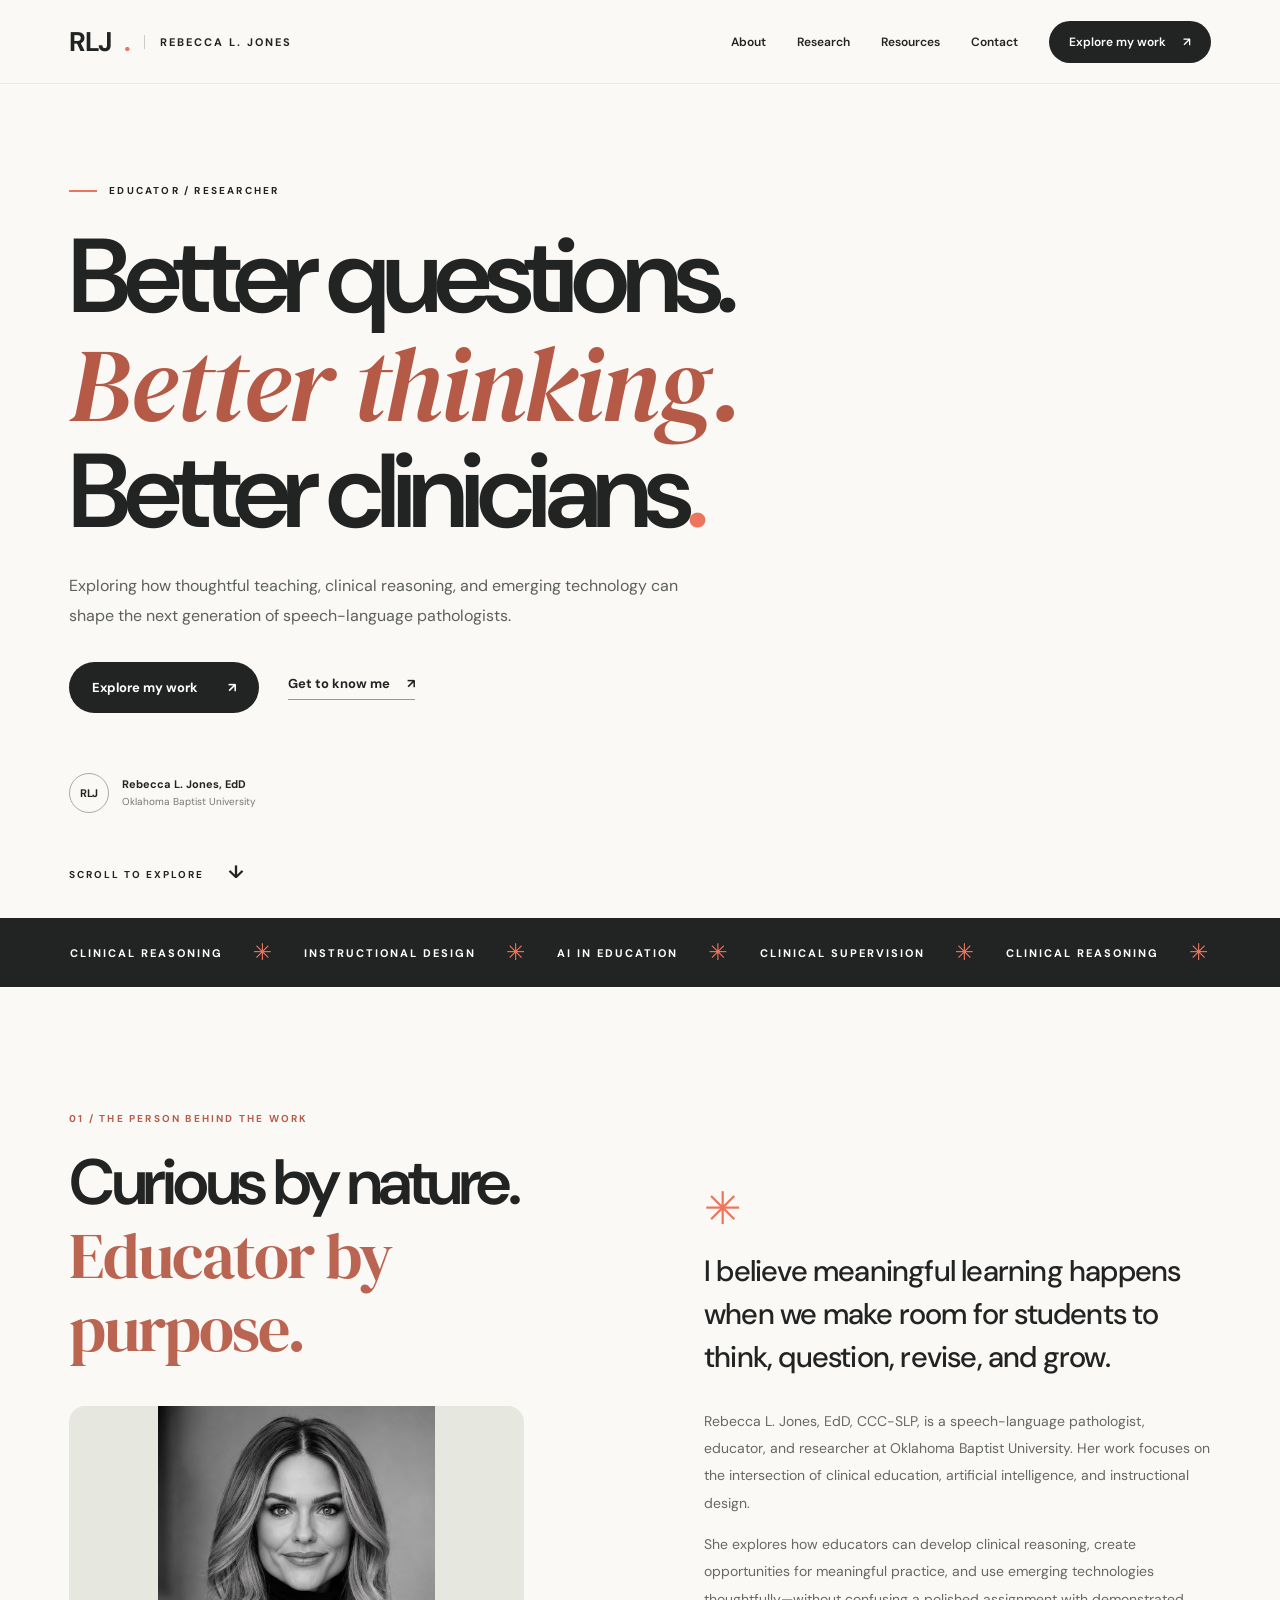
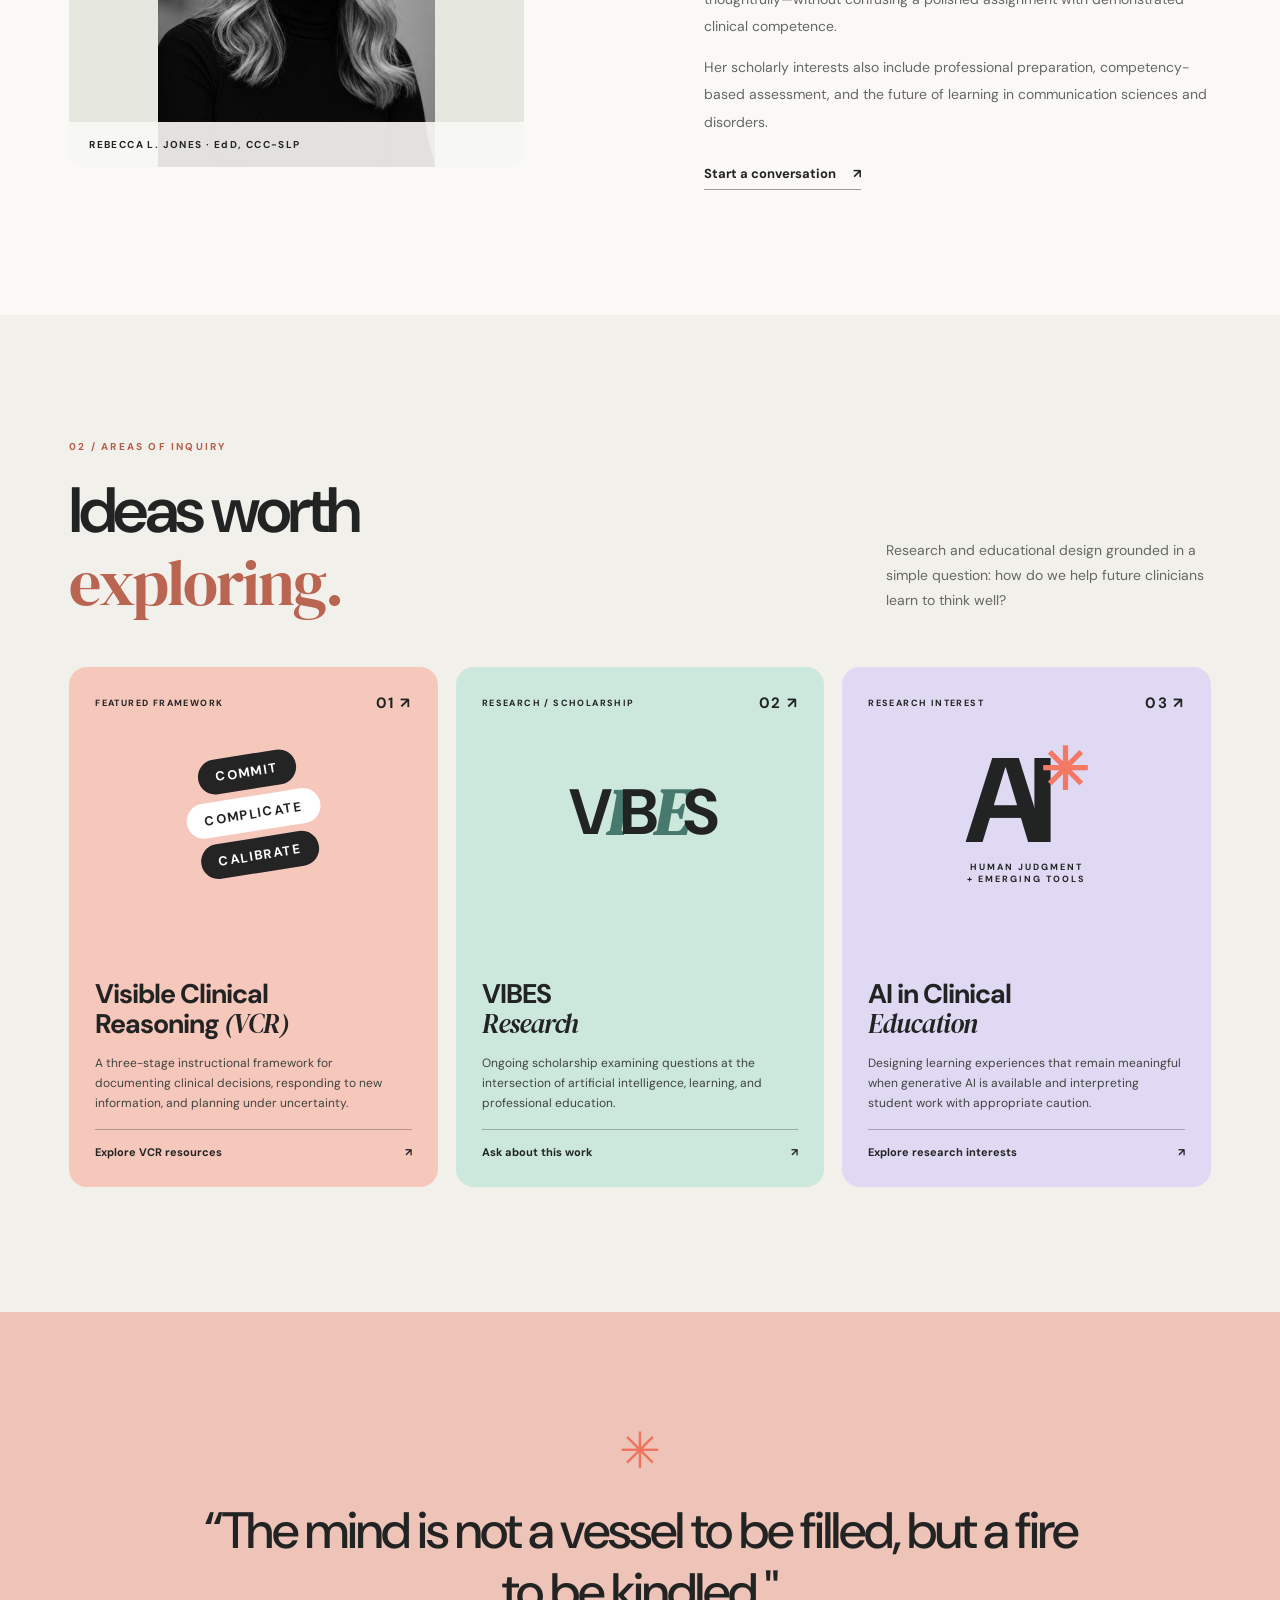
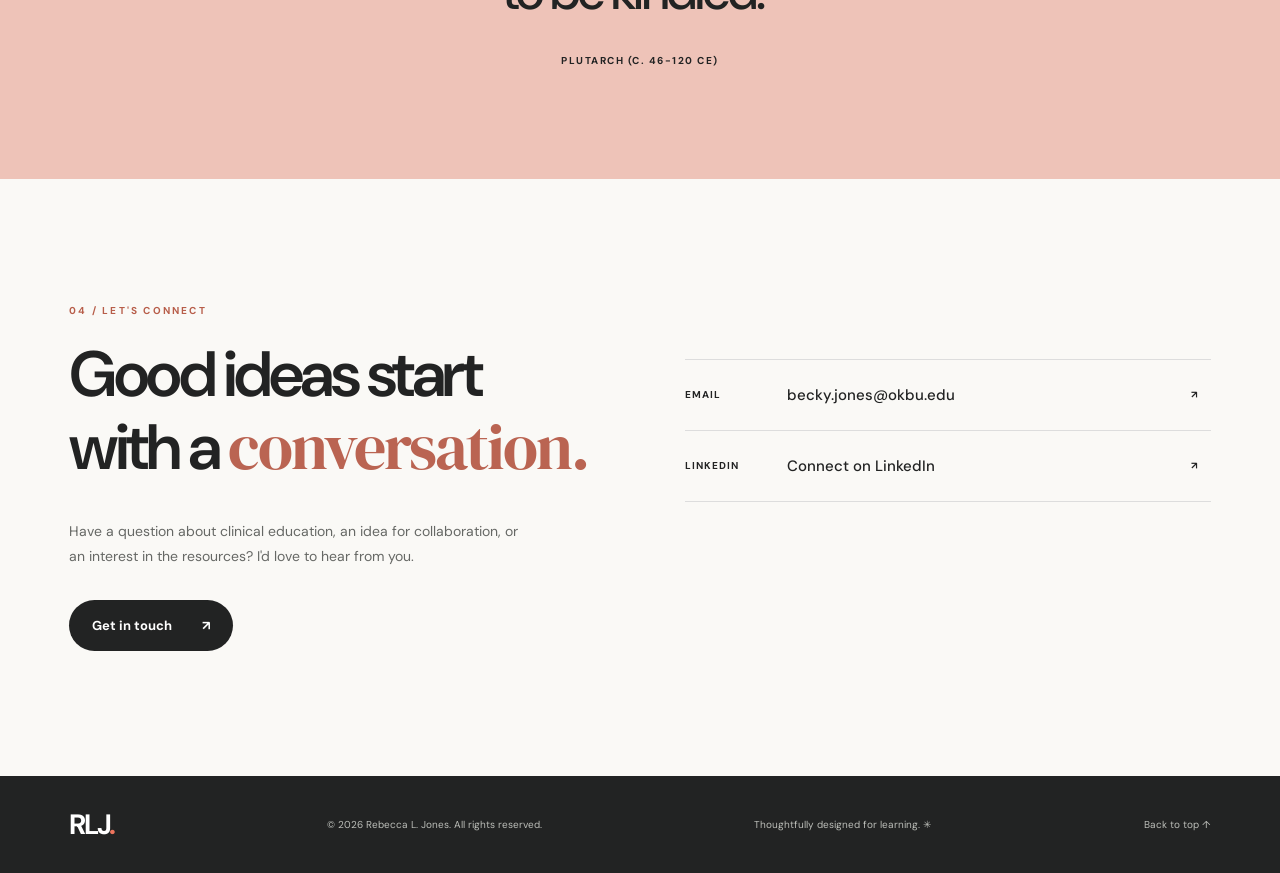
<file: index.html>
<!DOCTYPE html>

<html lang="en"><head><meta charset="utf-8"/><meta content="width=device-width,initial-scale=1" name="viewport"/><meta content="#faf9f6" name="theme-color"/><meta content="Rebecca L. Jones, EdD, CCC-SLP — speech-language pathology educator and researcher exploring clinical reasoning, AI, and evidence-informed professional education." name="description"/><meta content="Rebecca L. Jones | Clinical Education &amp; Research" property="og:title"/><meta content="Research, teaching resources, and tools for making clinical reasoning visible." property="og:description"/><meta content="website" property="og:type"/><title>Rebecca L. Jones, EdD | Clinical Education &amp; Research</title><link href="assets/favicon.svg" rel="icon" type="image/svg+xml"/><link href="styles.css" rel="stylesheet"/><style id="mobile-asterisk-color-fix">/* Keep decorative asterisks coral instead of platform-colored emoji. */
.ticker b, .tiny-spark, .quote-star, .star { color: #ed745d !important; font-family: Arial, "DejaVu Sans", sans-serif; font-variant-emoji: text; }
</style></head>
<body><a class="skip" href="#main">Skip to content</a><header class="site-header"><div class="wrap nav"><a aria-label="Rebecca L. Jones home" class="wordmark" href="#home">RLJ<span class="dot">.</span><span class="wordmark-text">REBECCA L. JONES</span></a><button aria-controls="nav-links" aria-expanded="false" aria-label="Toggle navigation" class="menu-toggle"><span></span><span></span></button><nav aria-label="Main navigation" class="nav-links" id="nav-links"><a href="#about">About</a><a href="#work">Research</a><a href="https://forms.cloud.microsoft/Pages/ResponsePage.aspx?id=9Kki5jJnakaftoVFcaOtQwcOqbhn_P5JjFBxo1uDv31URTFYWkZNREI4VE9SRkpHNVNENFFVSjVEUy4u" rel="noopener noreferrer" target="_blank">Resources</a><a href="#contact">Contact</a><a class="nav-pill" href="#work" rel="noopener noreferrer" target="_blank">Explore my work <span aria-hidden="true">↗</span></a></nav></div></header>
<main id="main"><section class="hero wrap" id="home"><div class="hero-copy"><p class="eyebrow"><span class="eyebrow-line"></span> EDUCATOR / RESEARCHER</p><h1>Better questions.<br/><em>Better thinking.</em><br/>Better clinicians<span class="period">.</span></h1><p class="hero-desc">Exploring how thoughtful teaching, clinical reasoning, and emerging technology can shape the next generation of speech-language pathologists.</p><div class="hero-actions"><a class="btn btn-dark" href="#work">Explore my work <span>↗</span></a><a class="text-link" href="#about">Get to know me <span>↗</span></a></div><div class="hero-meta"><span class="mini-mark">RLJ</span><span>Rebecca L. Jones, EdD<br/><small>Oklahoma Baptist University</small></span></div></div><div class="hero-scroll">SCROLL TO EXPLORE <span>↓</span></div></section>
<section aria-label="Research themes" class="ticker"><div class="ticker-inner"><span>CLINICAL REASONING</span><b>✳︎</b><span>INSTRUCTIONAL DESIGN</span><b>✳︎</b><span>AI IN EDUCATION</span><b>✳︎</b><span>CLINICAL SUPERVISION</span><b>✳︎</b><span>CLINICAL REASONING</span><b>✳︎</b></div></section>
<section class="section about-section" id="about"><div class="wrap about-grid"><div><p class="section-kicker">01 / THE PERSON BEHIND THE WORK</p><h2>Curious by nature.<br/><span class="serif-italic">Educator by purpose.</span></h2><div class="about-photo"><img alt="Black-and-white professional portrait of Rebecca L. Jones" decoding="async" height="1162" loading="eager" src="[data-uri]" style="width:100%;height:auto;object-fit:contain;object-position:center;" width="892"/><span class="photo-caption">REBECCA L. JONES · EdD, CCC-SLP</span></div></div><div class="about-body"><div class="tiny-spark">✳︎</div><p class="lead">I believe meaningful learning happens when we make room for students to think, question, revise, and grow.</p><p>Rebecca L. Jones, EdD, CCC-SLP, is a speech-language pathologist, educator, and researcher at Oklahoma Baptist University. Her work focuses on the intersection of clinical education, artificial intelligence, and instructional design.</p><p>She explores how educators can develop clinical reasoning, create opportunities for meaningful practice, and use emerging technologies thoughtfully—without confusing a polished assignment with demonstrated clinical competence.</p><p>Her scholarly interests also include professional preparation, competency-based assessment, and the future of learning in communication sciences and disorders.</p><a class="text-link" href="mailto:becky.jones@okbu.edu">Start a conversation <span>↗</span></a></div></div></section>
<section class="section work-section" id="work"><div class="wrap"><div class="section-heading"><div><p class="section-kicker">02 / AREAS OF INQUIRY</p><h2>Ideas worth<br/><span class="serif-italic">exploring.</span></h2></div><p>Research and educational design grounded in a simple question: how do we help future clinicians learn to think well?</p></div><div class="work-grid"><article class="feature-card card-coral"><div class="card-top"><span>FEATURED FRAMEWORK</span><span class="card-index">01 ↗</span></div><div aria-hidden="true" class="feature-art"><span>COMMIT</span><span>COMPLICATE</span><span>CALIBRATE</span></div><div class="card-bottom"><h3>Visible Clinical<br/>Reasoning <span>(VCR)</span></h3><p>A three-stage instructional framework for documenting clinical decisions, responding to new information, and planning under uncertainty.</p><a class="card-link" href="https://forms.cloud.microsoft/Pages/ResponsePage.aspx?id=9Kki5jJnakaftoVFcaOtQwcOqbhn_P5JjFBxo1uDv31URTFYWkZNREI4VE9SRkpHNVNENFFVSjVEUy4u" rel="noopener noreferrer" target="_blank">Explore VCR resources <span>↗</span></a></div></article><article class="feature-card card-mint"><div class="card-top"><span>RESEARCH / SCHOLARSHIP</span><span class="card-index">02 ↗</span></div><div aria-hidden="true" class="vibes-art"><span>V</span><span>I</span><span>B</span><span>E</span><span>S</span></div><div class="card-bottom"><h3>VIBES<br/><span>Research</span></h3><p>Ongoing scholarship examining questions at the intersection of artificial intelligence, learning, and professional education.</p><a class="card-link" href="mailto:becky.jones@okbu.edu?subject=VIBES%20research%20inquiry">Ask about this work <span>↗</span></a></div></article><article class="feature-card card-lavender"><div class="card-top"><span>RESEARCH INTEREST</span><span class="card-index">03 ↗</span></div><div aria-hidden="true" class="ai-art"><span class="ai-big">AI<span>✳︎</span></span><span class="ai-small">HUMAN JUDGMENT<br/>+ EMERGING TOOLS</span></div><div class="card-bottom"><h3>AI in Clinical<br/><span>Education</span></h3><p>Designing learning experiences that remain meaningful when generative AI is available and interpreting student work with appropriate caution.</p><a class="card-link" href="mailto:becky.jones@okbu.edu?subject=AI%20in%20Clinical%20Education%20inquiry">Explore research interests <span>↗</span></a></div></article></div></div></section>
<section class="quote-section"><div class="wrap"><span class="quote-star">✳︎</span><blockquote>“The mind is not a vessel to be filled, but a fire to be kindled."</blockquote><span class="quote-attrib">Plutarch (c. 46-120 CE)</span></div></section>
<section class="section contact-section" id="contact"><div class="wrap contact-grid"><div><p class="section-kicker">04 / LET'S CONNECT</p><h2>Good ideas start<br/>with a <span class="serif-italic">conversation.</span></h2><p>Have a question about clinical education, an idea for collaboration, or an interest in the resources? I'd love to hear from you.</p><a class="btn btn-dark" href="mailto:becky.jones@okbu.edu">Get in touch <span>↗</span></a></div><div class="contact-links"><a href="mailto:becky.jones@okbu.edu"><span>EMAIL</span><strong>becky.jones@okbu.edu</strong><span>↗</span></a><a href="https://www.linkedin.com/in/beckypagejones" rel="noopener noreferrer" target="_blank"><span>LINKEDIN</span><strong>Connect on LinkedIn</strong><span>↗</span></a></div></div></section></main><footer><div class="wrap footer-inner"><a class="footer-logo" href="#home">RLJ<span>.</span></a><span>© <span id="year">2026</span> Rebecca L. Jones. All rights reserved.</span><span>Thoughtfully designed for learning. ✳︎</span><a href="#home">Back to top ↑</a></div></footer><script defer="" src="script.js"></script></body></html>
</file>
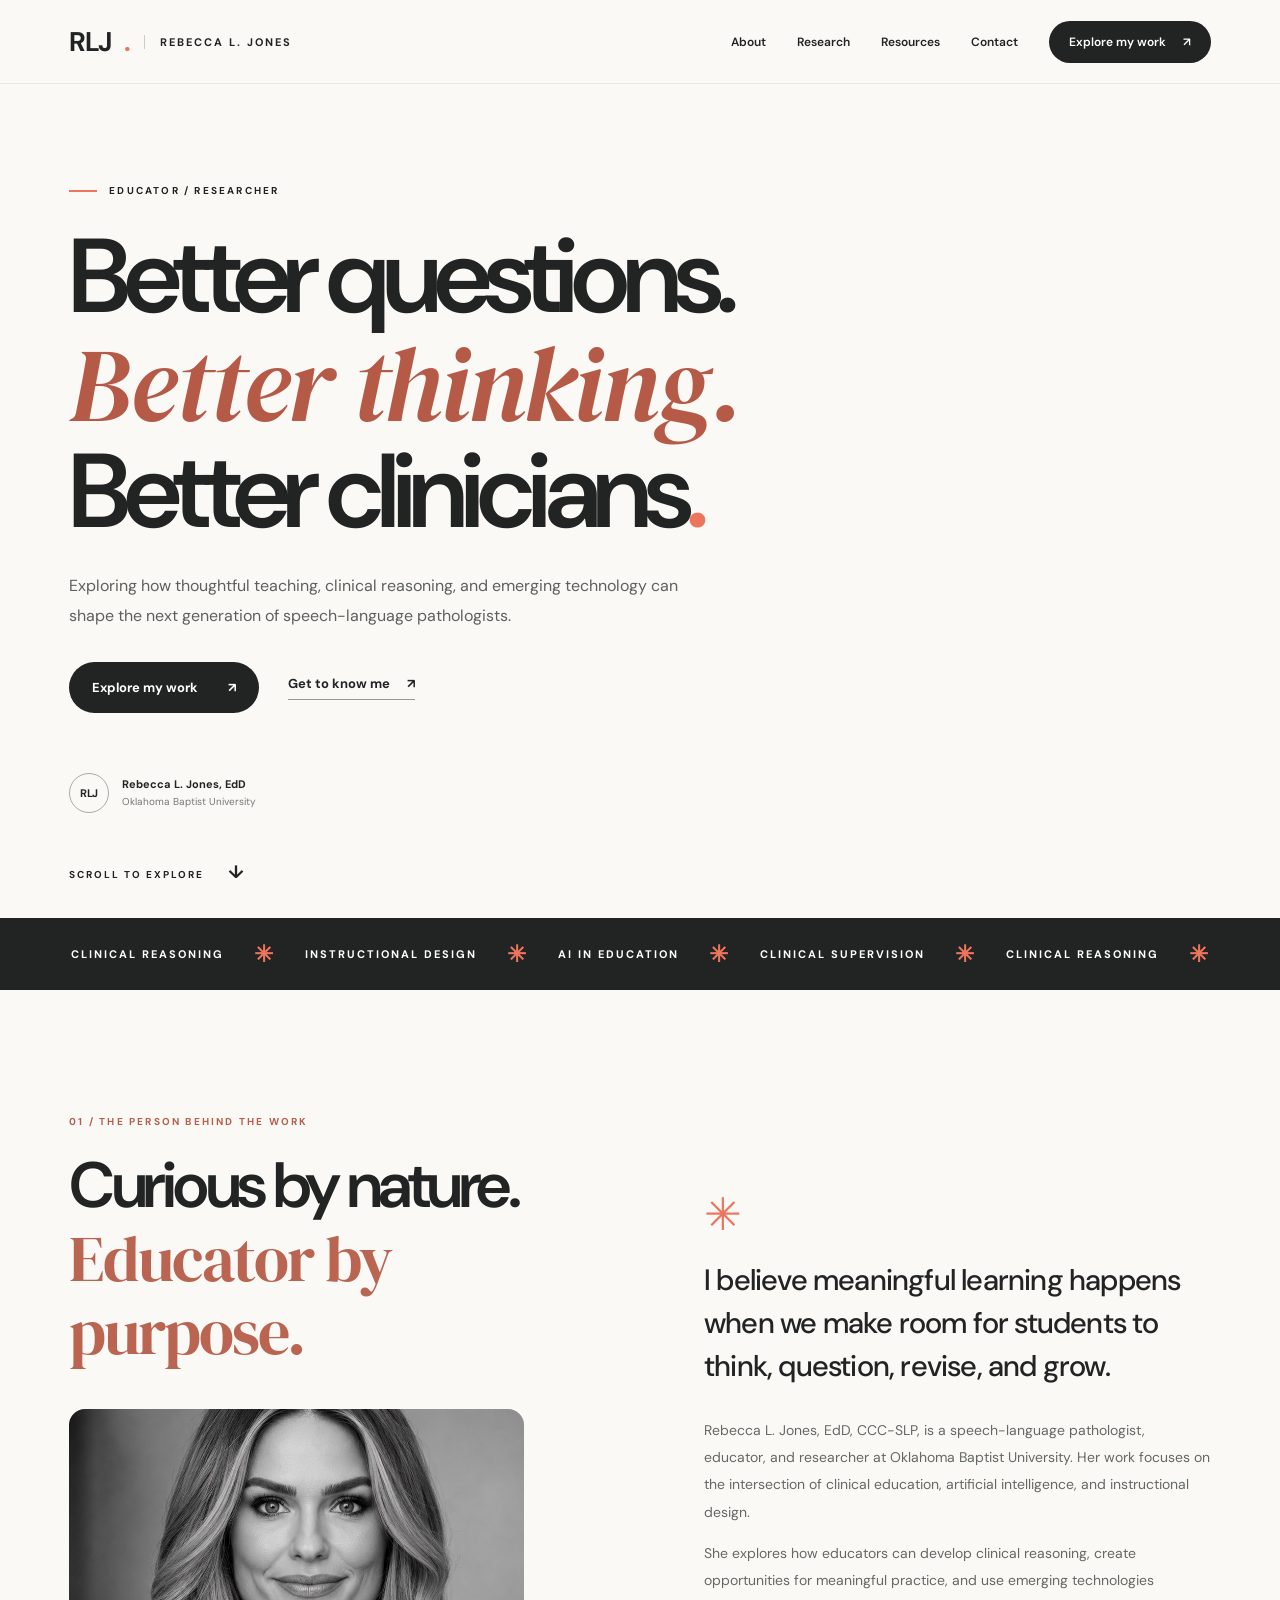
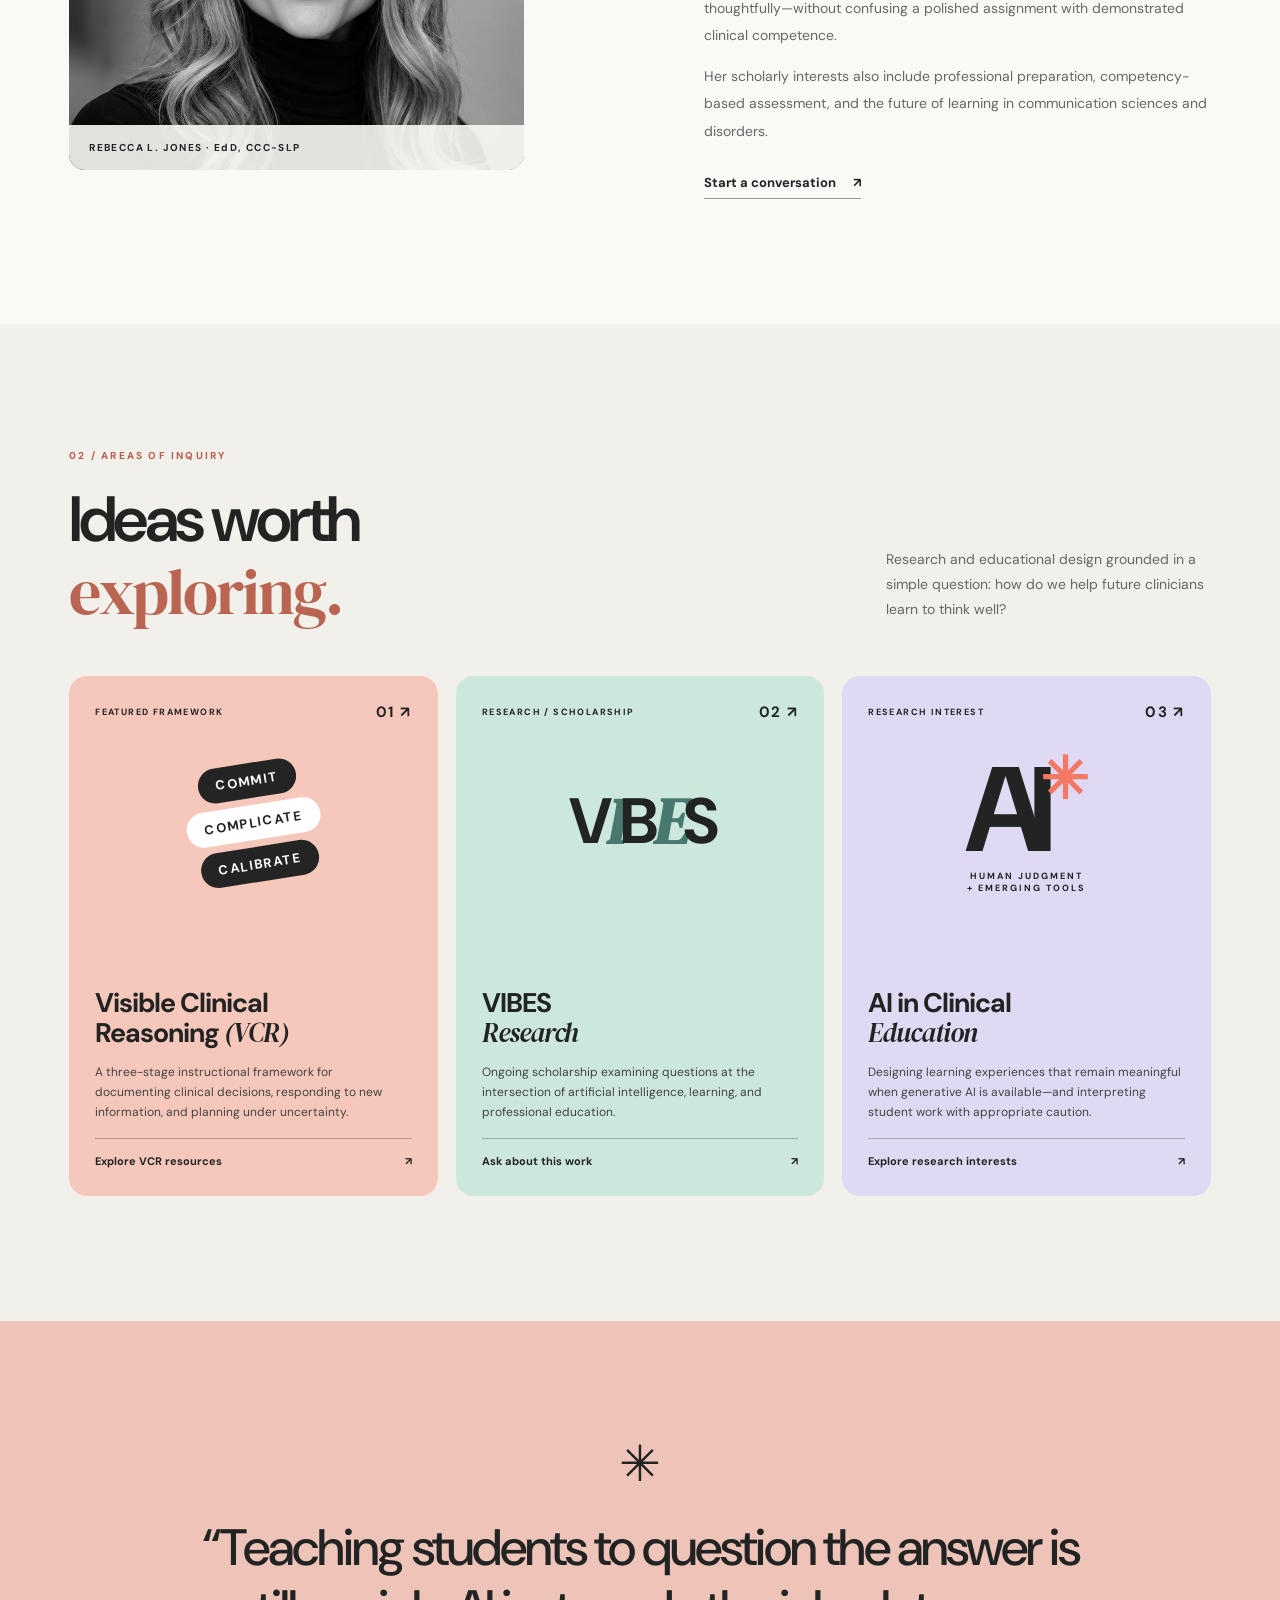
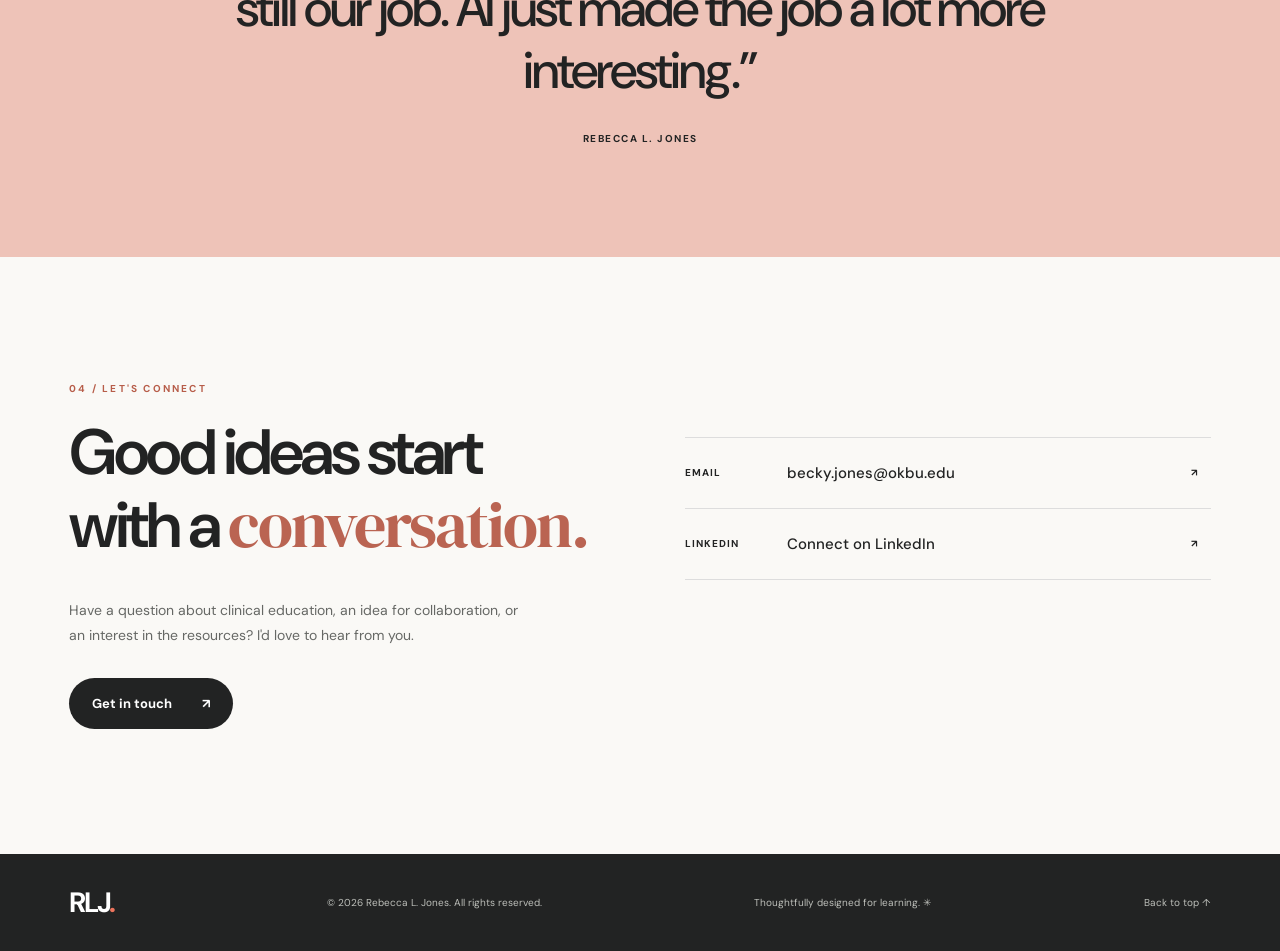
<file: index (3).html>
<!DOCTYPE html>

<html lang="en"><head><meta charset="utf-8"/><meta content="width=device-width,initial-scale=1" name="viewport"/><meta content="#faf9f6" name="theme-color"/><meta content="Rebecca L. Jones, EdD, CCC-SLP — speech-language pathology educator and researcher exploring clinical reasoning, AI, and evidence-informed professional education." name="description"/><meta content="Rebecca L. Jones | Clinical Education &amp; Research" property="og:title"/><meta content="Research, teaching resources, and tools for making clinical reasoning visible." property="og:description"/><meta content="website" property="og:type"/><title>Rebecca L. Jones, EdD | Clinical Education &amp; Research</title><link href="assets/favicon.svg" rel="icon" type="image/svg+xml"/><link href="styles.css" rel="stylesheet"/></head>
<body><a class="skip" href="#main">Skip to content</a><header class="site-header"><div class="wrap nav"><a aria-label="Rebecca L. Jones home" class="wordmark" href="#home">RLJ<span class="dot">.</span><span class="wordmark-text">REBECCA L. JONES</span></a><button aria-controls="nav-links" aria-expanded="false" aria-label="Toggle navigation" class="menu-toggle"><span></span><span></span></button><nav aria-label="Main navigation" class="nav-links" id="nav-links"><a href="#about">About</a><a href="#work">Research</a><a href="https://forms.cloud.microsoft/Pages/ResponsePage.aspx?id=9Kki5jJnakaftoVFcaOtQwcOqbhn_P5JjFBxo1uDv31URTFYWkZNREI4VE9SRkpHNVNENFFVSjVEUy4u" rel="noopener noreferrer" target="_blank">Resources</a><a href="#contact">Contact</a><a class="nav-pill" href="#work" rel="noopener noreferrer" target="_blank">Explore my work <span aria-hidden="true">↗</span></a></nav></div></header>
<main id="main"><section class="hero wrap" id="home"><div class="hero-copy"><p class="eyebrow"><span class="eyebrow-line"></span> EDUCATOR / RESEARCHER</p><h1>Better questions.<br/><em>Better thinking.</em><br/>Better clinicians<span class="period">.</span></h1><p class="hero-desc">Exploring how thoughtful teaching, clinical reasoning, and emerging technology can shape the next generation of speech-language pathologists.</p><div class="hero-actions"><a class="btn btn-dark" href="#work">Explore my work <span>↗</span></a><a class="text-link" href="#about">Get to know me <span>↗</span></a></div><div class="hero-meta"><span class="mini-mark">RLJ</span><span>Rebecca L. Jones, EdD<br/><small>Oklahoma Baptist University</small></span></div></div><div class="hero-scroll">SCROLL TO EXPLORE <span>↓</span></div></section>
<section aria-label="Research themes" class="ticker"><div class="ticker-inner"><span>CLINICAL REASONING</span><b>✳</b><span>INSTRUCTIONAL DESIGN</span><b>✳</b><span>AI IN EDUCATION</span><b>✳</b><span>CLINICAL SUPERVISION</span><b>✳</b><span>CLINICAL REASONING</span><b>✳</b></div></section>
<section class="section about-section" id="about"><div class="wrap about-grid"><div><p class="section-kicker">01 / THE PERSON BEHIND THE WORK</p><h2>Curious by nature.<br/><span class="serif-italic">Educator by purpose.</span></h2><div class="about-photo"><img alt="Black-and-white professional portrait of Rebecca L. Jones" decoding="async" height="1162" loading="eager" src="[data-uri]" width="892"/><span class="photo-caption">REBECCA L. JONES · EdD, CCC-SLP</span></div></div><div class="about-body"><div class="tiny-spark">✳</div><p class="lead">I believe meaningful learning happens when we make room for students to think, question, revise, and grow.</p><p>Rebecca L. Jones, EdD, CCC-SLP, is a speech-language pathologist, educator, and researcher at Oklahoma Baptist University. Her work focuses on the intersection of clinical education, artificial intelligence, and instructional design.</p><p>She explores how educators can develop clinical reasoning, create opportunities for meaningful practice, and use emerging technologies thoughtfully—without confusing a polished assignment with demonstrated clinical competence.</p><p>Her scholarly interests also include professional preparation, competency-based assessment, and the future of learning in communication sciences and disorders.</p><a class="text-link" href="mailto:becky.jones@okbu.edu">Start a conversation <span>↗</span></a></div></div></section>
<section class="section work-section" id="work"><div class="wrap"><div class="section-heading"><div><p class="section-kicker">02 / AREAS OF INQUIRY</p><h2>Ideas worth<br/><span class="serif-italic">exploring.</span></h2></div><p>Research and educational design grounded in a simple question: how do we help future clinicians learn to think well?</p></div><div class="work-grid"><article class="feature-card card-coral"><div class="card-top"><span>FEATURED FRAMEWORK</span><span class="card-index">01 ↗</span></div><div aria-hidden="true" class="feature-art"><span>COMMIT</span><span>COMPLICATE</span><span>CALIBRATE</span></div><div class="card-bottom"><h3>Visible Clinical<br/>Reasoning <span>(VCR)</span></h3><p>A three-stage instructional framework for documenting clinical decisions, responding to new information, and planning under uncertainty.</p><a class="card-link" href="https://forms.cloud.microsoft/Pages/ResponsePage.aspx?id=9Kki5jJnakaftoVFcaOtQwcOqbhn_P5JjFBxo1uDv31URTFYWkZNREI4VE9SRkpHNVNENFFVSjVEUy4u" rel="noopener noreferrer" target="_blank">Explore VCR resources <span>↗</span></a></div></article><article class="feature-card card-mint"><div class="card-top"><span>RESEARCH / SCHOLARSHIP</span><span class="card-index">02 ↗</span></div><div aria-hidden="true" class="vibes-art"><span>V</span><span>I</span><span>B</span><span>E</span><span>S</span></div><div class="card-bottom"><h3>VIBES<br/><span>Research</span></h3><p>Ongoing scholarship examining questions at the intersection of artificial intelligence, learning, and professional education.</p><a class="card-link" href="mailto:becky.jones@okbu.edu?subject=VIBES%20research%20inquiry">Ask about this work <span>↗</span></a></div></article><article class="feature-card card-lavender"><div class="card-top"><span>RESEARCH INTEREST</span><span class="card-index">03 ↗</span></div><div aria-hidden="true" class="ai-art"><span class="ai-big">AI<span>✳</span></span><span class="ai-small">HUMAN JUDGMENT<br/>+ EMERGING TOOLS</span></div><div class="card-bottom"><h3>AI in Clinical<br/><span>Education</span></h3><p>Designing learning experiences that remain meaningful when generative AI is available—and interpreting student work with appropriate caution.</p><a class="card-link" href="mailto:becky.jones@okbu.edu?subject=AI%20in%20Clinical%20Education%20inquiry">Explore research interests <span>↗</span></a></div></article></div></div></section>


<section class="quote-section"><div class="wrap"><span class="quote-star">✳</span><blockquote>“Teaching students to question the answer is still our job. AI just made the job a lot more interesting.”</blockquote><span class="quote-attrib">Rebecca L. Jones</span></div></section>
<section class="section contact-section" id="contact"><div class="wrap contact-grid"><div><p class="section-kicker">04 / LET'S CONNECT</p><h2>Good ideas start<br/>with a <span class="serif-italic">conversation.</span></h2><p>Have a question about clinical education, an idea for collaboration, or an interest in the resources? I'd love to hear from you.</p><a class="btn btn-dark" href="mailto:becky.jones@okbu.edu">Get in touch <span>↗</span></a></div><div class="contact-links"><a href="mailto:becky.jones@okbu.edu"><span>EMAIL</span><strong>becky.jones@okbu.edu</strong><span>↗</span></a><a href="https://www.linkedin.com/in/beckypagejones" rel="noopener noreferrer" target="_blank"><span>LINKEDIN</span><strong>Connect on LinkedIn</strong><span>↗</span></a></div></div></section></main><footer><div class="wrap footer-inner"><a class="footer-logo" href="#home">RLJ<span>.</span></a><span>© <span id="year">2026</span> Rebecca L. Jones. All rights reserved.</span><span>Thoughtfully designed for learning. ✳</span><a href="#home">Back to top ↑</a></div></footer><script defer="" src="script.js"></script></body></html>
</file>
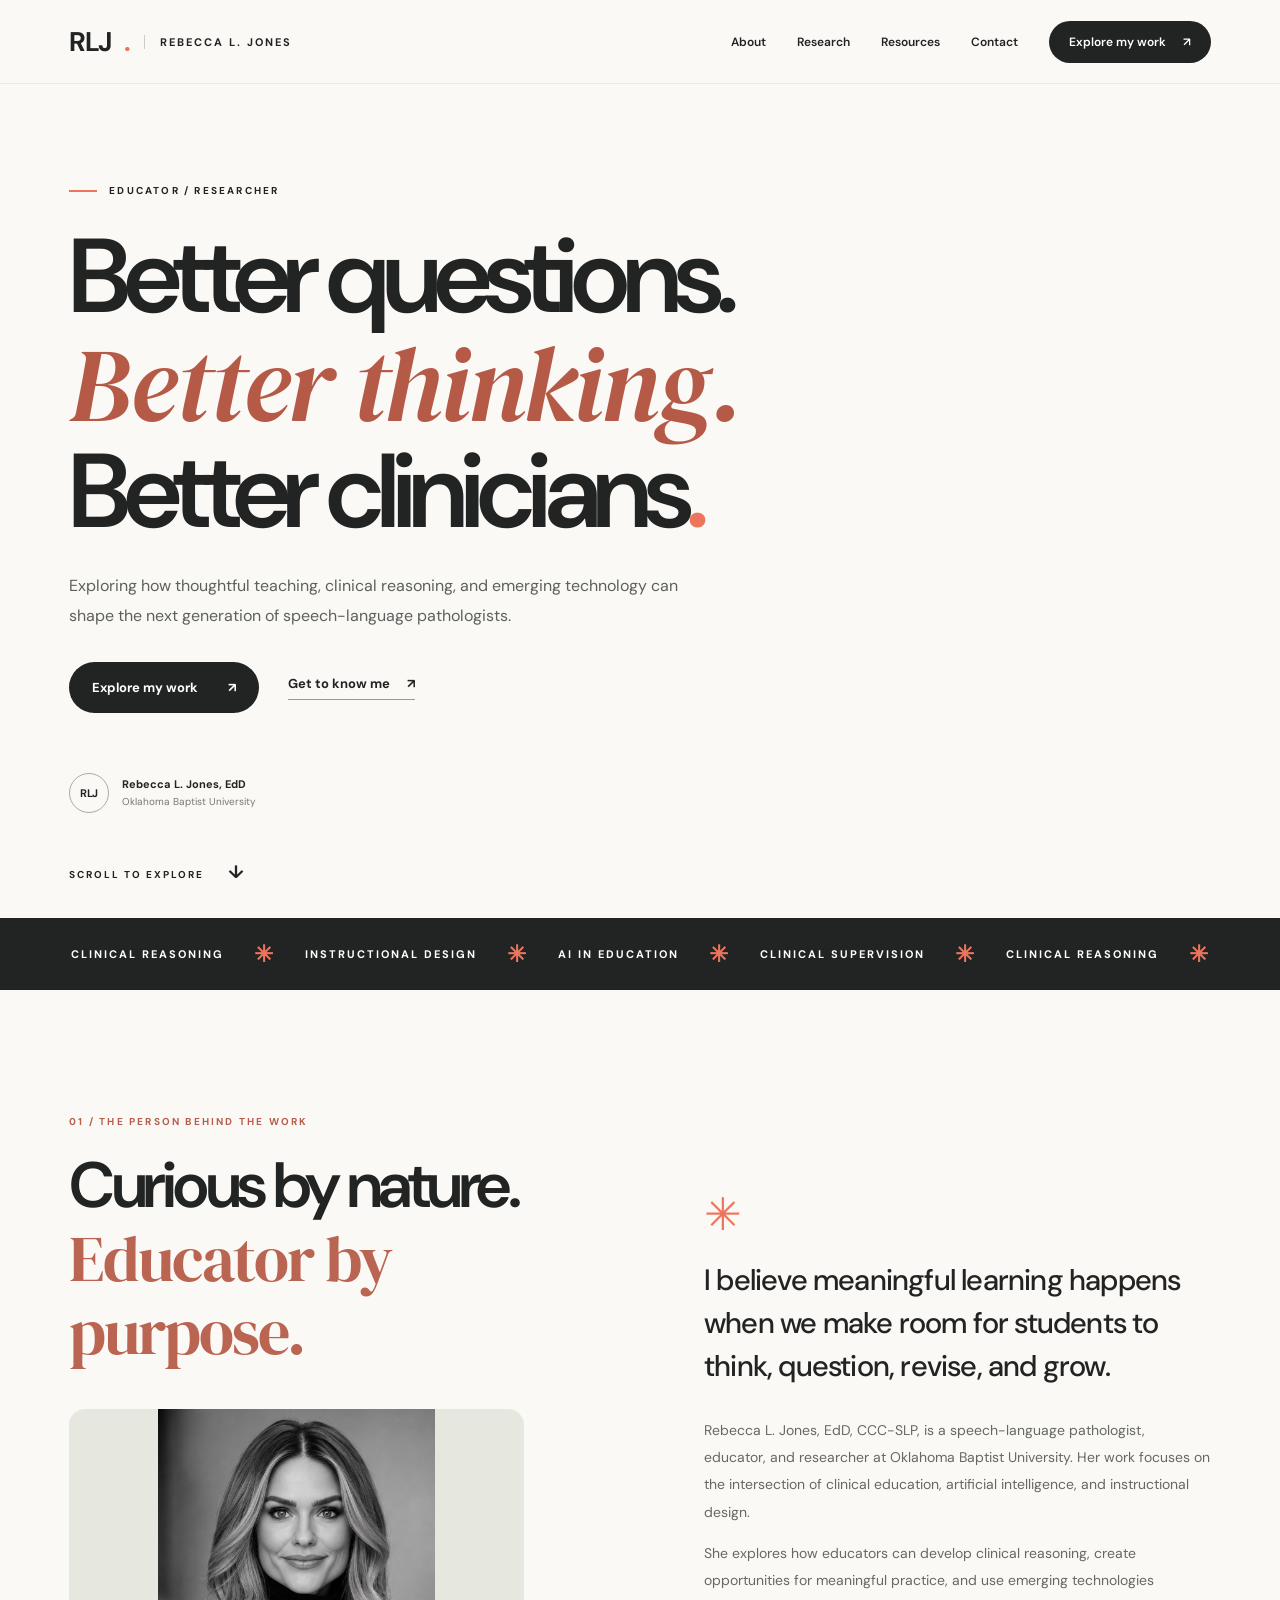
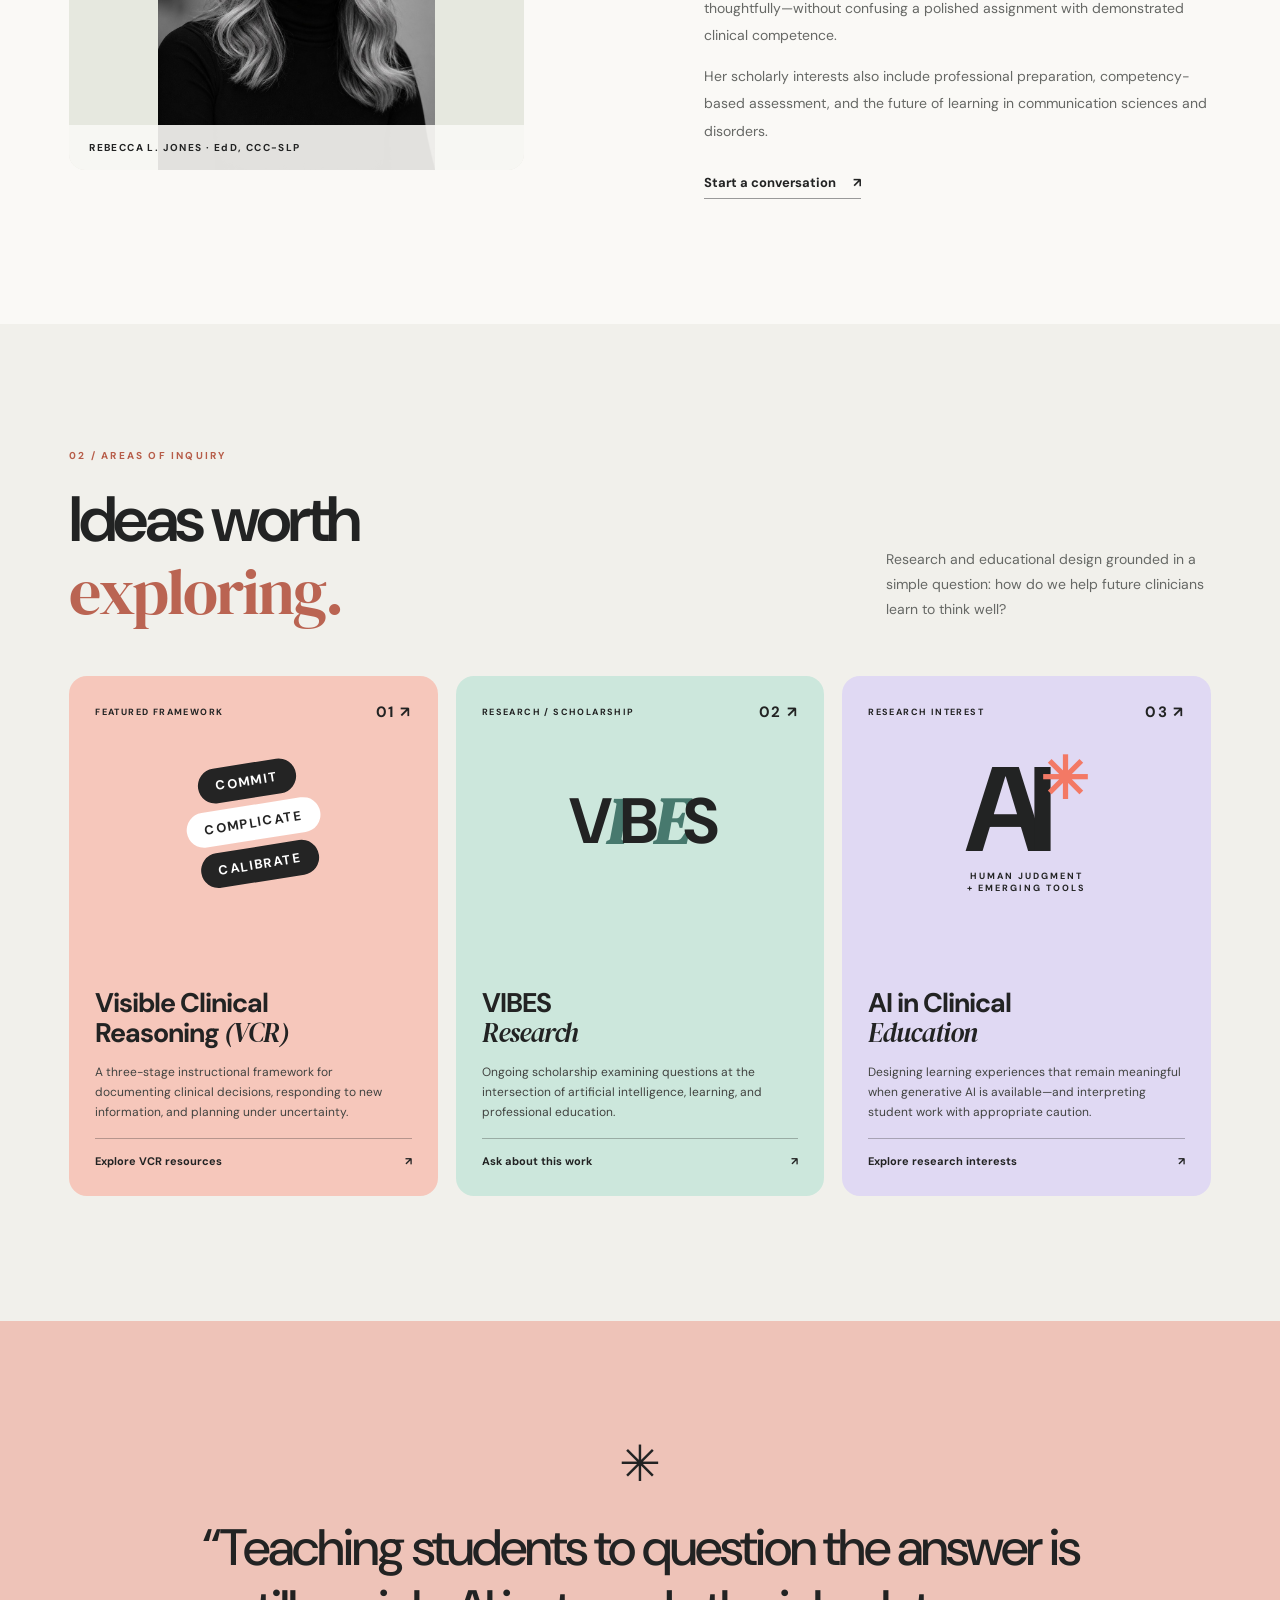
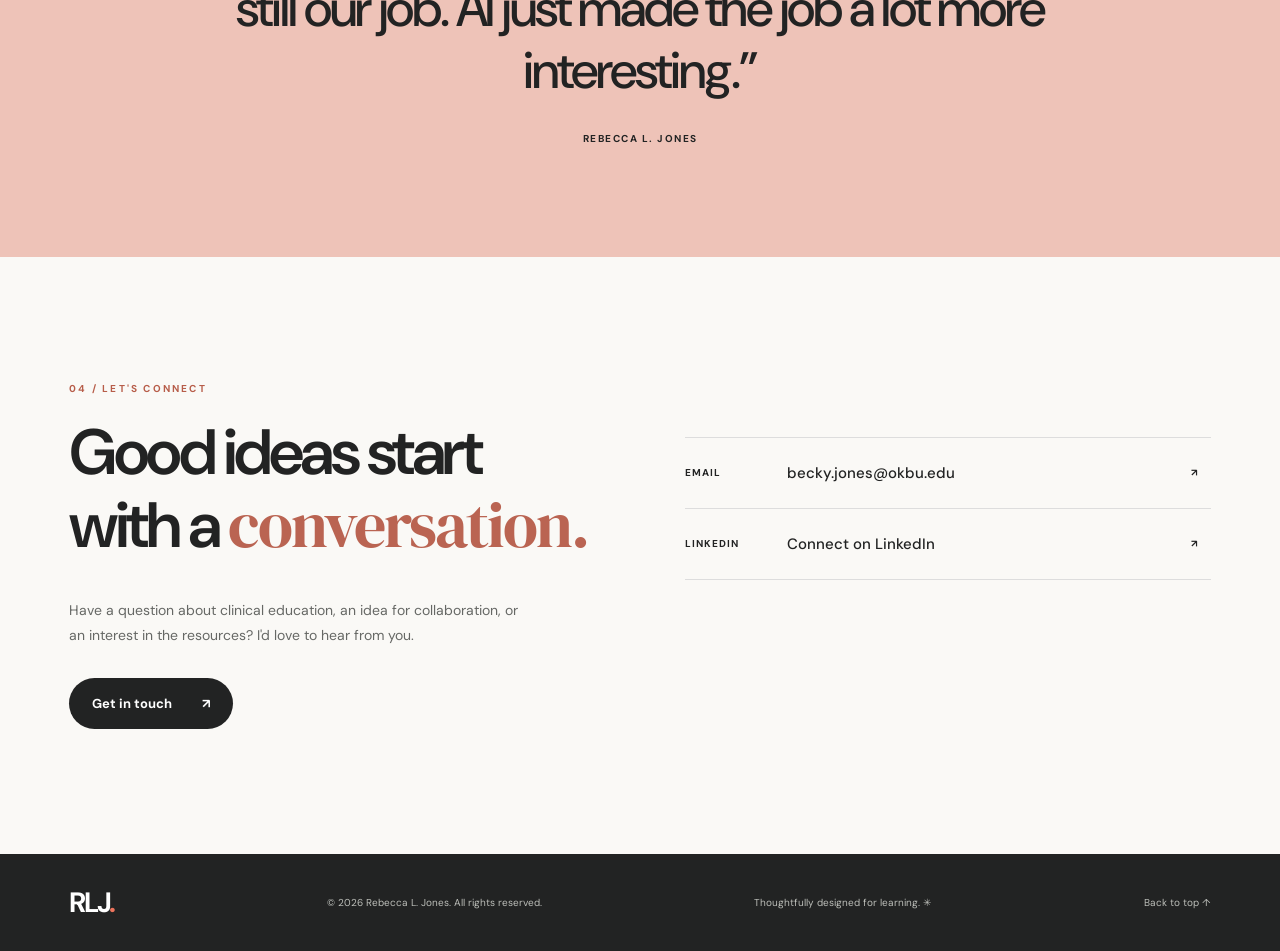
<file: index (4).html>
<!DOCTYPE html>

<html lang="en"><head><meta charset="utf-8"/><meta content="width=device-width,initial-scale=1" name="viewport"/><meta content="#faf9f6" name="theme-color"/><meta content="Rebecca L. Jones, EdD, CCC-SLP — speech-language pathology educator and researcher exploring clinical reasoning, AI, and evidence-informed professional education." name="description"/><meta content="Rebecca L. Jones | Clinical Education &amp; Research" property="og:title"/><meta content="Research, teaching resources, and tools for making clinical reasoning visible." property="og:description"/><meta content="website" property="og:type"/><title>Rebecca L. Jones, EdD | Clinical Education &amp; Research</title><link href="assets/favicon.svg" rel="icon" type="image/svg+xml"/><link href="styles.css" rel="stylesheet"/></head>
<body><a class="skip" href="#main">Skip to content</a><header class="site-header"><div class="wrap nav"><a aria-label="Rebecca L. Jones home" class="wordmark" href="#home">RLJ<span class="dot">.</span><span class="wordmark-text">REBECCA L. JONES</span></a><button aria-controls="nav-links" aria-expanded="false" aria-label="Toggle navigation" class="menu-toggle"><span></span><span></span></button><nav aria-label="Main navigation" class="nav-links" id="nav-links"><a href="#about">About</a><a href="#work">Research</a><a href="https://forms.cloud.microsoft/Pages/ResponsePage.aspx?id=9Kki5jJnakaftoVFcaOtQwcOqbhn_P5JjFBxo1uDv31URTFYWkZNREI4VE9SRkpHNVNENFFVSjVEUy4u" rel="noopener noreferrer" target="_blank">Resources</a><a href="#contact">Contact</a><a class="nav-pill" href="#work" rel="noopener noreferrer" target="_blank">Explore my work <span aria-hidden="true">↗</span></a></nav></div></header>
<main id="main"><section class="hero wrap" id="home"><div class="hero-copy"><p class="eyebrow"><span class="eyebrow-line"></span> EDUCATOR / RESEARCHER</p><h1>Better questions.<br/><em>Better thinking.</em><br/>Better clinicians<span class="period">.</span></h1><p class="hero-desc">Exploring how thoughtful teaching, clinical reasoning, and emerging technology can shape the next generation of speech-language pathologists.</p><div class="hero-actions"><a class="btn btn-dark" href="#work">Explore my work <span>↗</span></a><a class="text-link" href="#about">Get to know me <span>↗</span></a></div><div class="hero-meta"><span class="mini-mark">RLJ</span><span>Rebecca L. Jones, EdD<br/><small>Oklahoma Baptist University</small></span></div></div><div class="hero-scroll">SCROLL TO EXPLORE <span>↓</span></div></section>
<section aria-label="Research themes" class="ticker"><div class="ticker-inner"><span>CLINICAL REASONING</span><b>✳</b><span>INSTRUCTIONAL DESIGN</span><b>✳</b><span>AI IN EDUCATION</span><b>✳</b><span>CLINICAL SUPERVISION</span><b>✳</b><span>CLINICAL REASONING</span><b>✳</b></div></section>
<section class="section about-section" id="about"><div class="wrap about-grid"><div><p class="section-kicker">01 / THE PERSON BEHIND THE WORK</p><h2>Curious by nature.<br/><span class="serif-italic">Educator by purpose.</span></h2><div class="about-photo"><img alt="Black-and-white professional portrait of Rebecca L. Jones" decoding="async" height="1162" loading="eager" src="[data-uri]" style="width:100%;height:auto;object-fit:contain;object-position:center;" width="892"/><span class="photo-caption">REBECCA L. JONES · EdD, CCC-SLP</span></div></div><div class="about-body"><div class="tiny-spark">✳</div><p class="lead">I believe meaningful learning happens when we make room for students to think, question, revise, and grow.</p><p>Rebecca L. Jones, EdD, CCC-SLP, is a speech-language pathologist, educator, and researcher at Oklahoma Baptist University. Her work focuses on the intersection of clinical education, artificial intelligence, and instructional design.</p><p>She explores how educators can develop clinical reasoning, create opportunities for meaningful practice, and use emerging technologies thoughtfully—without confusing a polished assignment with demonstrated clinical competence.</p><p>Her scholarly interests also include professional preparation, competency-based assessment, and the future of learning in communication sciences and disorders.</p><a class="text-link" href="mailto:becky.jones@okbu.edu">Start a conversation <span>↗</span></a></div></div></section>
<section class="section work-section" id="work"><div class="wrap"><div class="section-heading"><div><p class="section-kicker">02 / AREAS OF INQUIRY</p><h2>Ideas worth<br/><span class="serif-italic">exploring.</span></h2></div><p>Research and educational design grounded in a simple question: how do we help future clinicians learn to think well?</p></div><div class="work-grid"><article class="feature-card card-coral"><div class="card-top"><span>FEATURED FRAMEWORK</span><span class="card-index">01 ↗</span></div><div aria-hidden="true" class="feature-art"><span>COMMIT</span><span>COMPLICATE</span><span>CALIBRATE</span></div><div class="card-bottom"><h3>Visible Clinical<br/>Reasoning <span>(VCR)</span></h3><p>A three-stage instructional framework for documenting clinical decisions, responding to new information, and planning under uncertainty.</p><a class="card-link" href="https://forms.cloud.microsoft/Pages/ResponsePage.aspx?id=9Kki5jJnakaftoVFcaOtQwcOqbhn_P5JjFBxo1uDv31URTFYWkZNREI4VE9SRkpHNVNENFFVSjVEUy4u" rel="noopener noreferrer" target="_blank">Explore VCR resources <span>↗</span></a></div></article><article class="feature-card card-mint"><div class="card-top"><span>RESEARCH / SCHOLARSHIP</span><span class="card-index">02 ↗</span></div><div aria-hidden="true" class="vibes-art"><span>V</span><span>I</span><span>B</span><span>E</span><span>S</span></div><div class="card-bottom"><h3>VIBES<br/><span>Research</span></h3><p>Ongoing scholarship examining questions at the intersection of artificial intelligence, learning, and professional education.</p><a class="card-link" href="mailto:becky.jones@okbu.edu?subject=VIBES%20research%20inquiry">Ask about this work <span>↗</span></a></div></article><article class="feature-card card-lavender"><div class="card-top"><span>RESEARCH INTEREST</span><span class="card-index">03 ↗</span></div><div aria-hidden="true" class="ai-art"><span class="ai-big">AI<span>✳</span></span><span class="ai-small">HUMAN JUDGMENT<br/>+ EMERGING TOOLS</span></div><div class="card-bottom"><h3>AI in Clinical<br/><span>Education</span></h3><p>Designing learning experiences that remain meaningful when generative AI is available—and interpreting student work with appropriate caution.</p><a class="card-link" href="mailto:becky.jones@okbu.edu?subject=AI%20in%20Clinical%20Education%20inquiry">Explore research interests <span>↗</span></a></div></article></div></div></section>
<section class="quote-section"><div class="wrap"><span class="quote-star">✳</span><blockquote>“Teaching students to question the answer is still our job. AI just made the job a lot more interesting.”</blockquote><span class="quote-attrib">Rebecca L. Jones</span></div></section>
<section class="section contact-section" id="contact"><div class="wrap contact-grid"><div><p class="section-kicker">04 / LET'S CONNECT</p><h2>Good ideas start<br/>with a <span class="serif-italic">conversation.</span></h2><p>Have a question about clinical education, an idea for collaboration, or an interest in the resources? I'd love to hear from you.</p><a class="btn btn-dark" href="mailto:becky.jones@okbu.edu">Get in touch <span>↗</span></a></div><div class="contact-links"><a href="mailto:becky.jones@okbu.edu"><span>EMAIL</span><strong>becky.jones@okbu.edu</strong><span>↗</span></a><a href="https://www.linkedin.com/in/beckypagejones" rel="noopener noreferrer" target="_blank"><span>LINKEDIN</span><strong>Connect on LinkedIn</strong><span>↗</span></a></div></div></section></main><footer><div class="wrap footer-inner"><a class="footer-logo" href="#home">RLJ<span>.</span></a><span>© <span id="year">2026</span> Rebecca L. Jones. All rights reserved.</span><span>Thoughtfully designed for learning. ✳</span><a href="#home">Back to top ↑</a></div></footer><script defer="" src="script.js"></script></body></html>
</file>
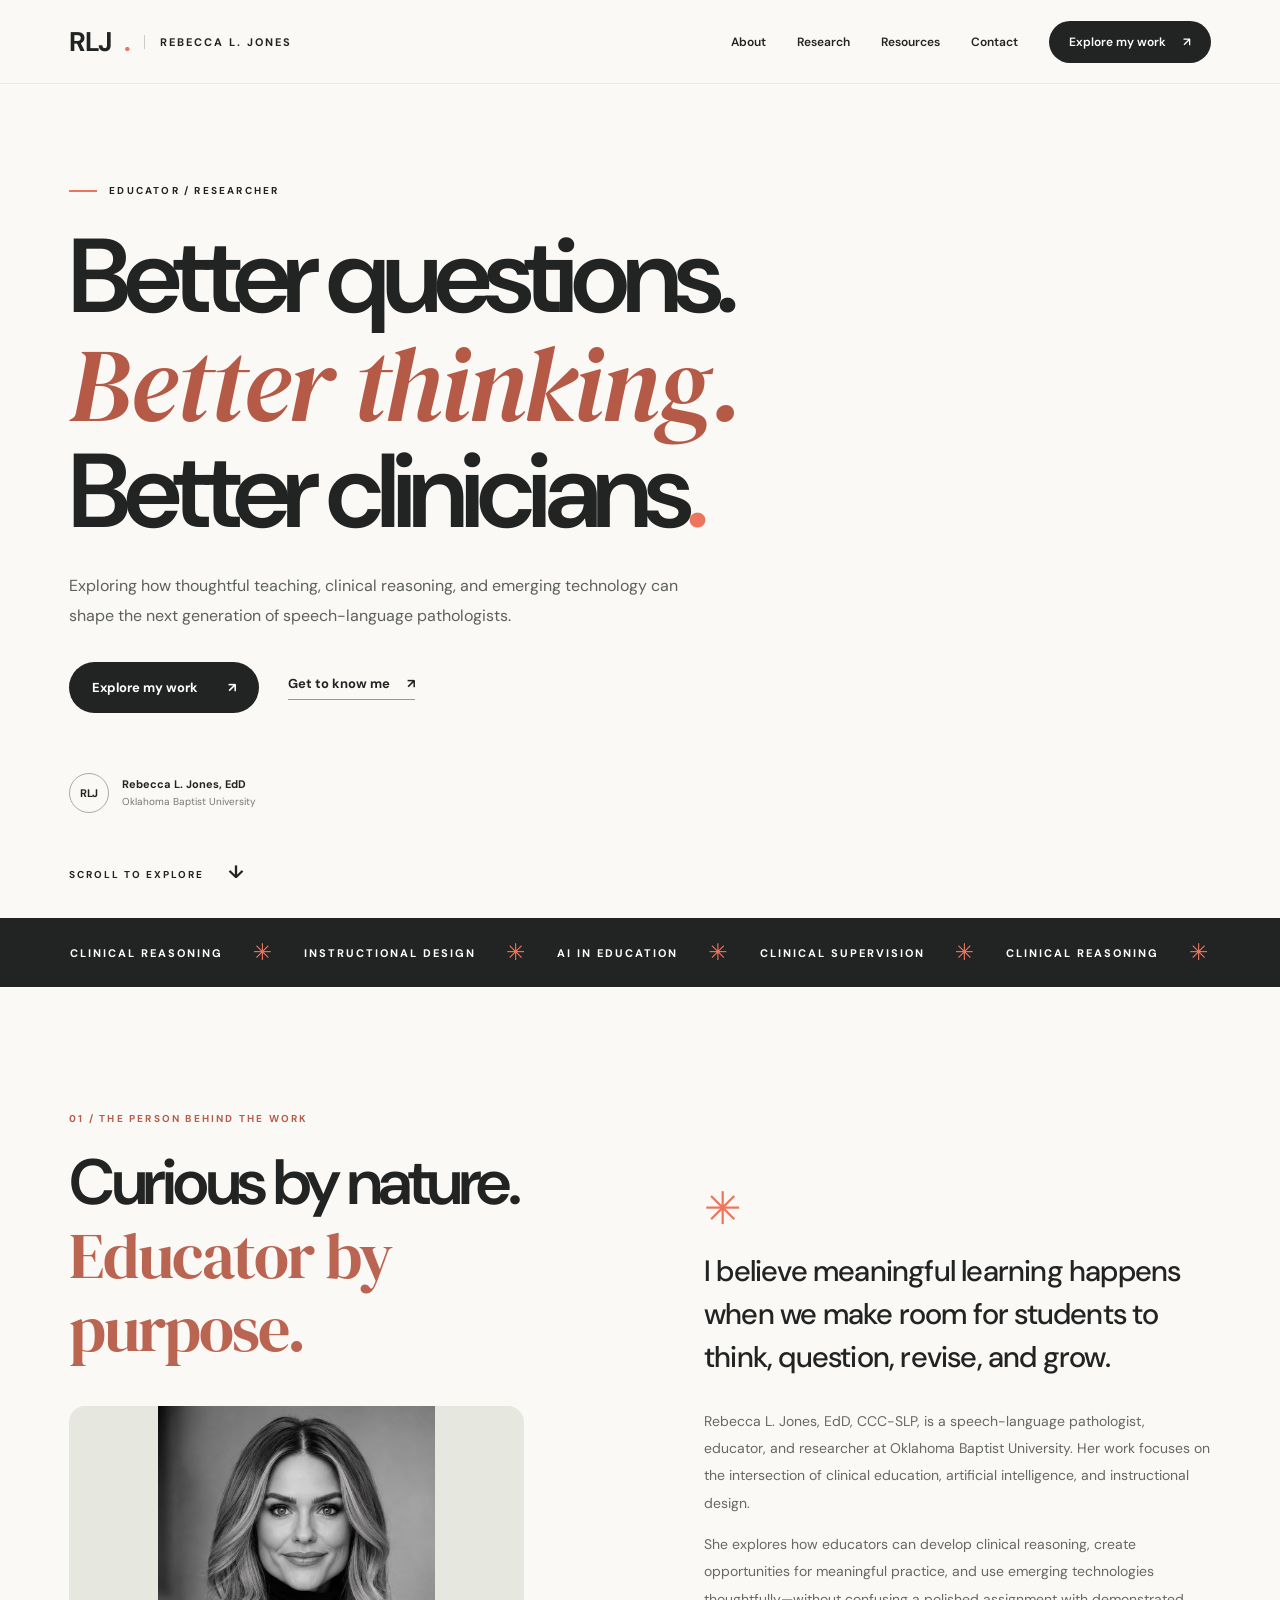
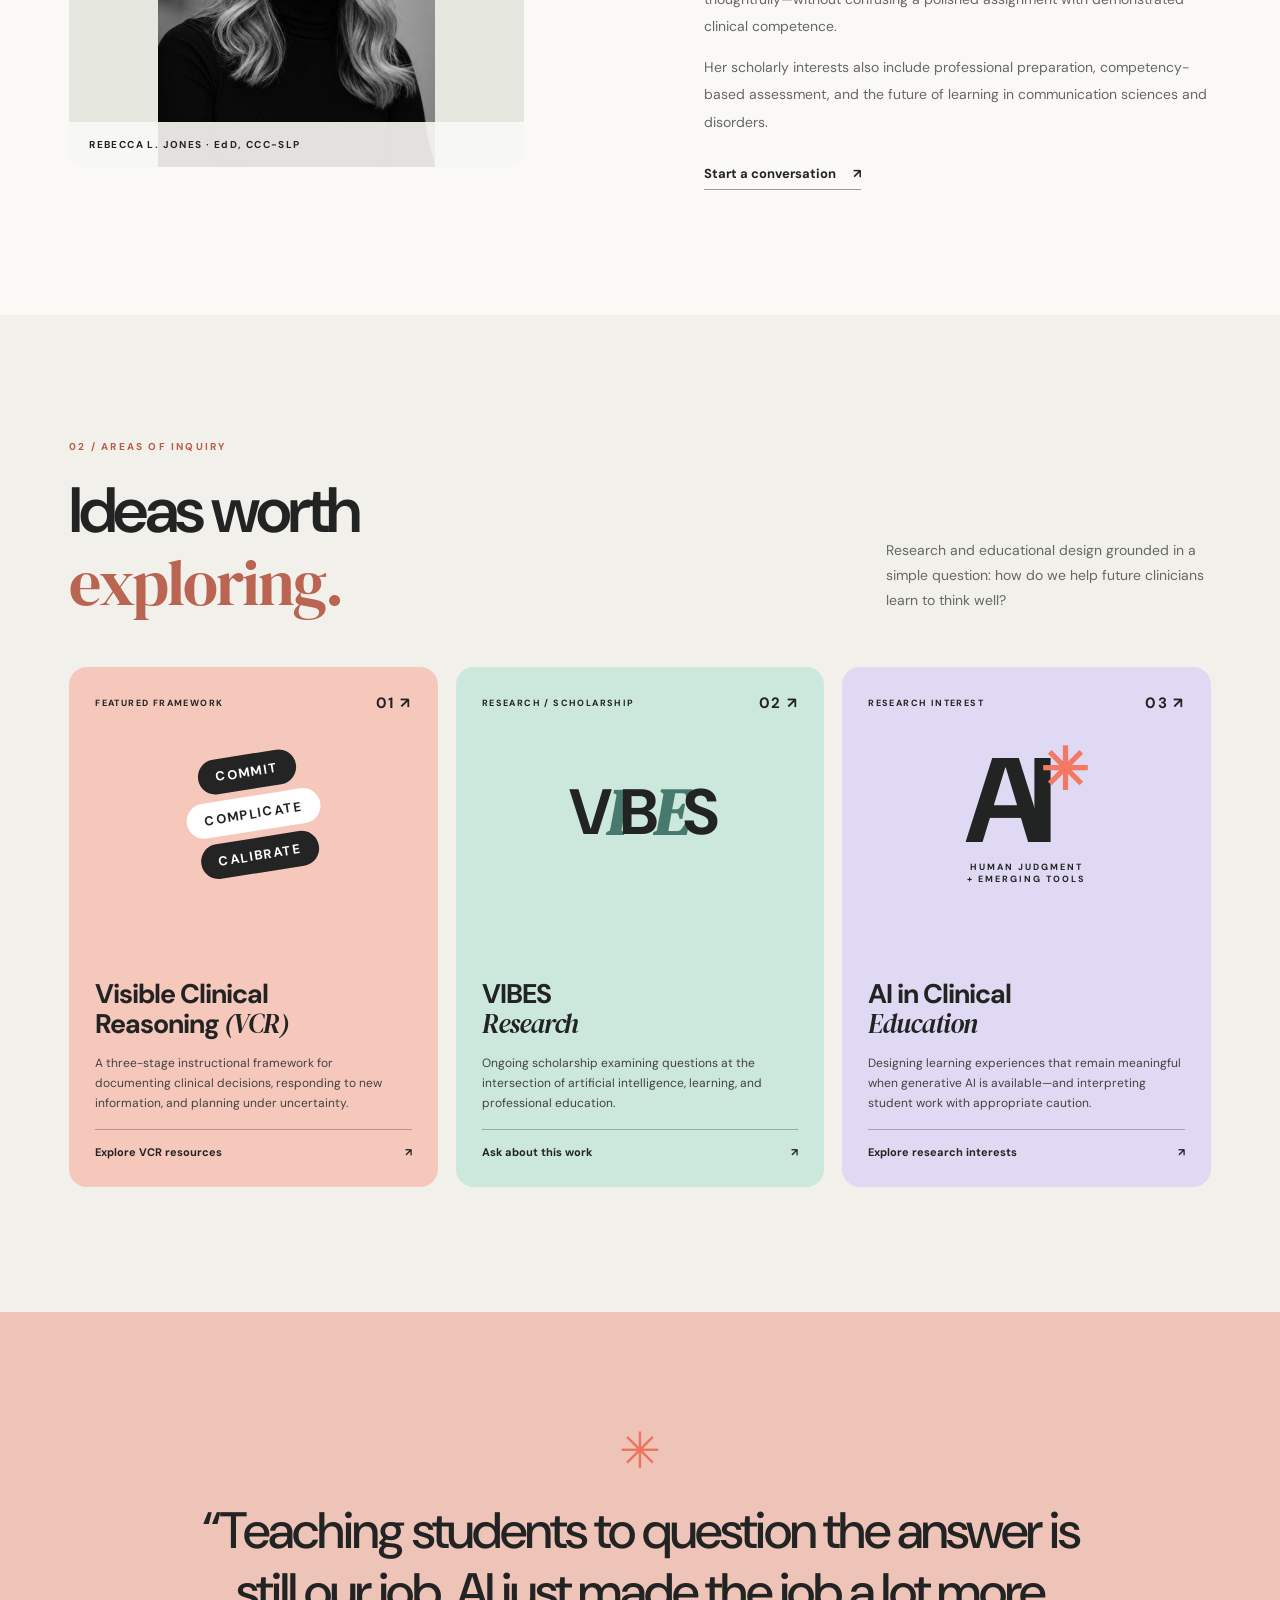
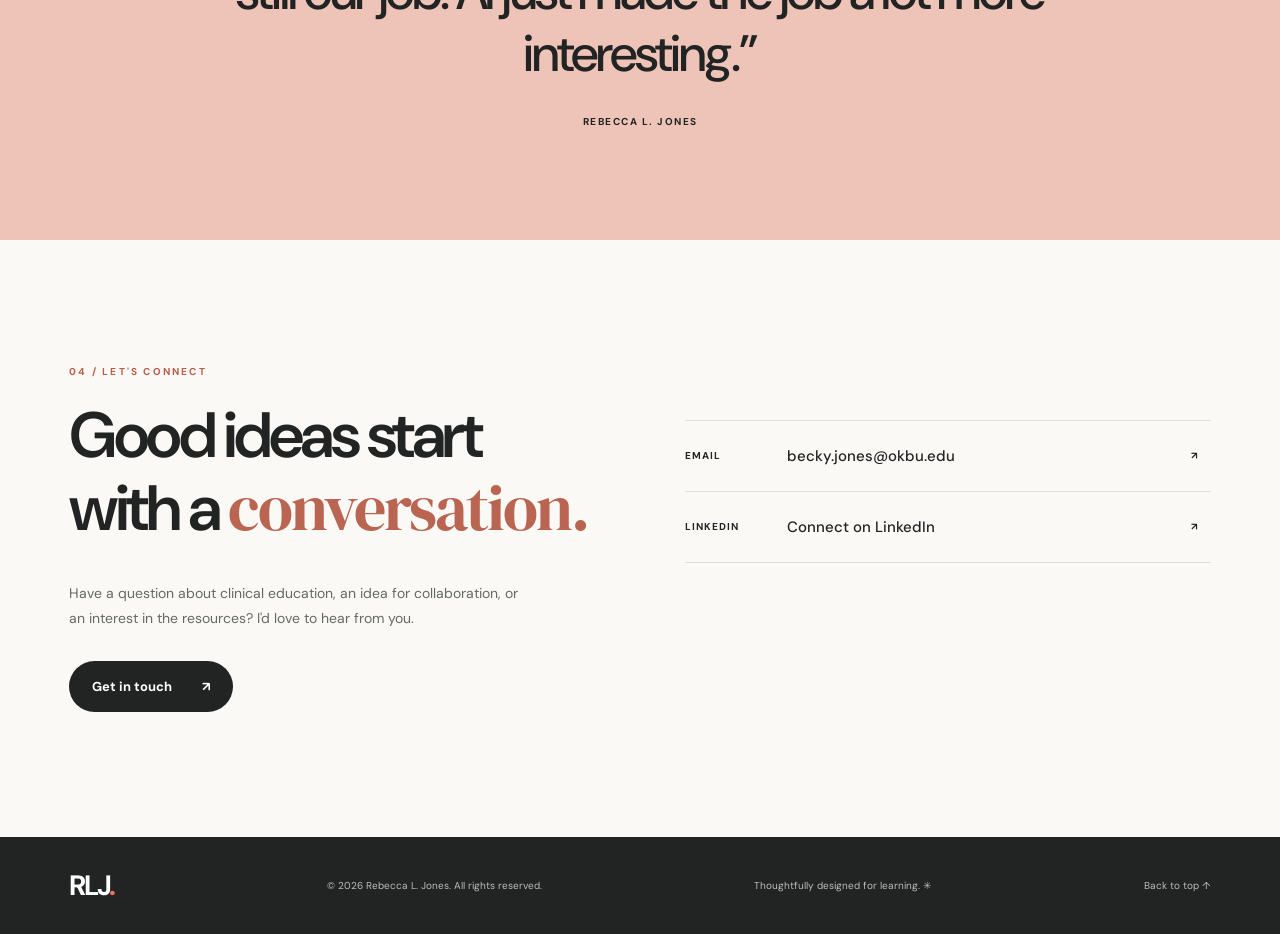
<file: index (5).html>
<!DOCTYPE html>

<html lang="en"><head><meta charset="utf-8"/><meta content="width=device-width,initial-scale=1" name="viewport"/><meta content="#faf9f6" name="theme-color"/><meta content="Rebecca L. Jones, EdD, CCC-SLP — speech-language pathology educator and researcher exploring clinical reasoning, AI, and evidence-informed professional education." name="description"/><meta content="Rebecca L. Jones | Clinical Education &amp; Research" property="og:title"/><meta content="Research, teaching resources, and tools for making clinical reasoning visible." property="og:description"/><meta content="website" property="og:type"/><title>Rebecca L. Jones, EdD | Clinical Education &amp; Research</title><link href="assets/favicon.svg" rel="icon" type="image/svg+xml"/><link href="styles.css" rel="stylesheet"/><style id="mobile-asterisk-color-fix">/* Keep decorative asterisks coral instead of platform-colored emoji. */
.ticker b, .tiny-spark, .quote-star, .star { color: #ed745d !important; font-family: Arial, "DejaVu Sans", sans-serif; font-variant-emoji: text; }
</style></head>
<body><a class="skip" href="#main">Skip to content</a><header class="site-header"><div class="wrap nav"><a aria-label="Rebecca L. Jones home" class="wordmark" href="#home">RLJ<span class="dot">.</span><span class="wordmark-text">REBECCA L. JONES</span></a><button aria-controls="nav-links" aria-expanded="false" aria-label="Toggle navigation" class="menu-toggle"><span></span><span></span></button><nav aria-label="Main navigation" class="nav-links" id="nav-links"><a href="#about">About</a><a href="#work">Research</a><a href="https://forms.cloud.microsoft/Pages/ResponsePage.aspx?id=9Kki5jJnakaftoVFcaOtQwcOqbhn_P5JjFBxo1uDv31URTFYWkZNREI4VE9SRkpHNVNENFFVSjVEUy4u" rel="noopener noreferrer" target="_blank">Resources</a><a href="#contact">Contact</a><a class="nav-pill" href="#work" rel="noopener noreferrer" target="_blank">Explore my work <span aria-hidden="true">↗</span></a></nav></div></header>
<main id="main"><section class="hero wrap" id="home"><div class="hero-copy"><p class="eyebrow"><span class="eyebrow-line"></span> EDUCATOR / RESEARCHER</p><h1>Better questions.<br/><em>Better thinking.</em><br/>Better clinicians<span class="period">.</span></h1><p class="hero-desc">Exploring how thoughtful teaching, clinical reasoning, and emerging technology can shape the next generation of speech-language pathologists.</p><div class="hero-actions"><a class="btn btn-dark" href="#work">Explore my work <span>↗</span></a><a class="text-link" href="#about">Get to know me <span>↗</span></a></div><div class="hero-meta"><span class="mini-mark">RLJ</span><span>Rebecca L. Jones, EdD<br/><small>Oklahoma Baptist University</small></span></div></div><div class="hero-scroll">SCROLL TO EXPLORE <span>↓</span></div></section>
<section aria-label="Research themes" class="ticker"><div class="ticker-inner"><span>CLINICAL REASONING</span><b>✳︎</b><span>INSTRUCTIONAL DESIGN</span><b>✳︎</b><span>AI IN EDUCATION</span><b>✳︎</b><span>CLINICAL SUPERVISION</span><b>✳︎</b><span>CLINICAL REASONING</span><b>✳︎</b></div></section>
<section class="section about-section" id="about"><div class="wrap about-grid"><div><p class="section-kicker">01 / THE PERSON BEHIND THE WORK</p><h2>Curious by nature.<br/><span class="serif-italic">Educator by purpose.</span></h2><div class="about-photo"><img alt="Black-and-white professional portrait of Rebecca L. Jones" decoding="async" height="1162" loading="eager" src="[data-uri]" style="width:100%;height:auto;object-fit:contain;object-position:center;" width="892"/><span class="photo-caption">REBECCA L. JONES · EdD, CCC-SLP</span></div></div><div class="about-body"><div class="tiny-spark">✳︎</div><p class="lead">I believe meaningful learning happens when we make room for students to think, question, revise, and grow.</p><p>Rebecca L. Jones, EdD, CCC-SLP, is a speech-language pathologist, educator, and researcher at Oklahoma Baptist University. Her work focuses on the intersection of clinical education, artificial intelligence, and instructional design.</p><p>She explores how educators can develop clinical reasoning, create opportunities for meaningful practice, and use emerging technologies thoughtfully—without confusing a polished assignment with demonstrated clinical competence.</p><p>Her scholarly interests also include professional preparation, competency-based assessment, and the future of learning in communication sciences and disorders.</p><a class="text-link" href="mailto:becky.jones@okbu.edu">Start a conversation <span>↗</span></a></div></div></section>
<section class="section work-section" id="work"><div class="wrap"><div class="section-heading"><div><p class="section-kicker">02 / AREAS OF INQUIRY</p><h2>Ideas worth<br/><span class="serif-italic">exploring.</span></h2></div><p>Research and educational design grounded in a simple question: how do we help future clinicians learn to think well?</p></div><div class="work-grid"><article class="feature-card card-coral"><div class="card-top"><span>FEATURED FRAMEWORK</span><span class="card-index">01 ↗</span></div><div aria-hidden="true" class="feature-art"><span>COMMIT</span><span>COMPLICATE</span><span>CALIBRATE</span></div><div class="card-bottom"><h3>Visible Clinical<br/>Reasoning <span>(VCR)</span></h3><p>A three-stage instructional framework for documenting clinical decisions, responding to new information, and planning under uncertainty.</p><a class="card-link" href="https://forms.cloud.microsoft/Pages/ResponsePage.aspx?id=9Kki5jJnakaftoVFcaOtQwcOqbhn_P5JjFBxo1uDv31URTFYWkZNREI4VE9SRkpHNVNENFFVSjVEUy4u" rel="noopener noreferrer" target="_blank">Explore VCR resources <span>↗</span></a></div></article><article class="feature-card card-mint"><div class="card-top"><span>RESEARCH / SCHOLARSHIP</span><span class="card-index">02 ↗</span></div><div aria-hidden="true" class="vibes-art"><span>V</span><span>I</span><span>B</span><span>E</span><span>S</span></div><div class="card-bottom"><h3>VIBES<br/><span>Research</span></h3><p>Ongoing scholarship examining questions at the intersection of artificial intelligence, learning, and professional education.</p><a class="card-link" href="mailto:becky.jones@okbu.edu?subject=VIBES%20research%20inquiry">Ask about this work <span>↗</span></a></div></article><article class="feature-card card-lavender"><div class="card-top"><span>RESEARCH INTEREST</span><span class="card-index">03 ↗</span></div><div aria-hidden="true" class="ai-art"><span class="ai-big">AI<span>✳︎</span></span><span class="ai-small">HUMAN JUDGMENT<br/>+ EMERGING TOOLS</span></div><div class="card-bottom"><h3>AI in Clinical<br/><span>Education</span></h3><p>Designing learning experiences that remain meaningful when generative AI is available—and interpreting student work with appropriate caution.</p><a class="card-link" href="mailto:becky.jones@okbu.edu?subject=AI%20in%20Clinical%20Education%20inquiry">Explore research interests <span>↗</span></a></div></article></div></div></section>
<section class="quote-section"><div class="wrap"><span class="quote-star">✳︎</span><blockquote>“Teaching students to question the answer is still our job. AI just made the job a lot more interesting.”</blockquote><span class="quote-attrib">Rebecca L. Jones</span></div></section>
<section class="section contact-section" id="contact"><div class="wrap contact-grid"><div><p class="section-kicker">04 / LET'S CONNECT</p><h2>Good ideas start<br/>with a <span class="serif-italic">conversation.</span></h2><p>Have a question about clinical education, an idea for collaboration, or an interest in the resources? I'd love to hear from you.</p><a class="btn btn-dark" href="mailto:becky.jones@okbu.edu">Get in touch <span>↗</span></a></div><div class="contact-links"><a href="mailto:becky.jones@okbu.edu"><span>EMAIL</span><strong>becky.jones@okbu.edu</strong><span>↗</span></a><a href="https://www.linkedin.com/in/beckypagejones" rel="noopener noreferrer" target="_blank"><span>LINKEDIN</span><strong>Connect on LinkedIn</strong><span>↗</span></a></div></div></section></main><footer><div class="wrap footer-inner"><a class="footer-logo" href="#home">RLJ<span>.</span></a><span>© <span id="year">2026</span> Rebecca L. Jones. All rights reserved.</span><span>Thoughtfully designed for learning. ✳︎</span><a href="#home">Back to top ↑</a></div></footer><script defer="" src="script.js"></script></body></html>
</file>
<file: styles.css>
@import url('https://fonts.googleapis.com/css2?family=DM+Sans:wght@400;500;600;700&family=DM+Serif+Display:ital@0;1&display=swap');
:root{--cream:#faf9f6;--ink:#222323;--muted:#666865;--coral:#ed745d;--mint:#b5dfd4;--lilac:#dcd4f5;--line:#e5e4df;--font:'DM Sans',Arial,sans-serif}*{box-sizing:border-box}html{scroll-behavior:smooth;scroll-padding-top:85px}body{margin:0;background:var(--cream);color:var(--ink);font-family:var(--font);-webkit-font-smoothing:antialiased}a{color:inherit;text-decoration:none}button{font:inherit}img{display:block;max-width:100%}.wrap{max-width:1320px;margin:auto;padding-left:clamp(22px,5.4vw,80px);padding-right:clamp(22px,5.4vw,80px)}.skip{position:absolute;top:-60px;left:10px;background:white;padding:12px;z-index:99}.skip:focus{top:10px}.site-header{height:84px;position:sticky;top:0;background:rgba(250,249,246,.92);backdrop-filter:blur(18px);z-index:50;border-bottom:1px solid rgba(34,35,35,.07)}.nav{height:100%;display:flex;align-items:center;justify-content:space-between}.wordmark{display:flex;align-items:center;gap:14px;font-weight:700;font-size:27px;letter-spacing:-2px}.dot,.period{color:var(--coral)}.wordmark-text{font-size:11px;letter-spacing:2px;font-weight:700;border-left:1px solid #ccc;padding-left:15px}.nav-links{display:flex;align-items:center;gap:31px;font-size:12px;font-weight:600}.nav-links>a:not(.nav-pill):hover,.text-link:hover{color:#b64b37}.nav-pill{background:var(--ink);color:white;padding:13px 20px;border-radius:30px}.nav-pill span{margin-left:14px}.menu-toggle{display:none}.hero{min-height:700px;display:grid;grid-template-columns:1.08fr .92fr;position:relative;align-items:center;padding-top:55px;padding-bottom:100px;gap:30px}.eyebrow,.section-kicker{font-size:10px;font-weight:700;letter-spacing:2.2px}.eyebrow{display:flex;align-items:center;gap:12px;margin-bottom:26px}.eyebrow-line{width:28px;height:2px;background:var(--coral)}h1,h2,h3,p{margin-top:0}h1{font-size:clamp(54px,6.1vw,94px);line-height:1.06;letter-spacing:-5px;font-weight:600;margin-bottom:26px}h1 em,.serif-italic,.quote-section em{font-family:'DM Serif Display',Georgia,serif;font-weight:400;letter-spacing:-2px}h1 em{color:#b65a48}.hero-desc{max-width:480px;font-size:16px;line-height:1.85;color:#5d605d}.hero-actions{display:flex;align-items:center;gap:29px;margin-top:32px}.btn{display:inline-flex;gap:30px;align-items:center;justify-content:space-between;padding:17px 23px;border-radius:30px;font-size:13px;font-weight:700;transition:transform .2s,background .2s}.btn:hover,.resource-button:hover{transform:translateY(-3px)}.btn-dark{background:var(--ink);color:white}.text-link{font-size:13px;font-weight:700;border-bottom:1px solid #999;padding-bottom:7px}.text-link span{margin-left:14px}.hero-meta{display:flex;gap:13px;align-items:center;font-size:11px;font-weight:700;margin-top:72px;line-height:1.6}.hero-meta small{font-size:10px;color:#777;font-weight:400}.mini-mark{display:grid;place-items:center;width:40px;height:40px;border:1px solid #aaa;border-radius:50%;font-size:13px}.mini-mark span{color:var(--coral)}.hero-art{height:555px;position:relative;display:flex;align-items:center;justify-content:center}.portrait-panel{position:relative;width:75%;height:480px;border-radius:220px 220px 24px 24px;overflow:hidden;z-index:2;background:#e7d9cc;box-shadow:0 25px 60px rgba(34,35,35,.1)}.portrait-panel img{width:100%;height:100%;object-fit:cover;object-position:center 30%}.hero-orbit{position:absolute;border:1px solid #d7d8d2;border-radius:50%;width:500px;height:500px;transform:rotate(-20deg)}.orbit-two{width:580px;height:400px;transform:rotate(34deg);border-color:#e4e1db}.hero-sticker{position:absolute;z-index:3}.sticker-top{top:34px;right:-4px;background:var(--mint);width:126px;height:126px;border-radius:50%;display:flex;flex-direction:column;justify-content:center;align-items:center;transform:rotate(12deg);font-size:10px;letter-spacing:1px;line-height:1.5}.sticker-top strong{font-size:18px;letter-spacing:-.5px}.sticker-top span{font-size:23px}.sticker-bottom{bottom:40px;left:-8px;background:var(--coral);padding:16px 22px;border-radius:16px;transform:rotate(-6deg);font-size:12px;font-weight:700;line-height:1.4;display:flex;align-items:center;gap:12px}.star{font-size:30px}.hero-scroll{position:absolute;bottom:34px;left:clamp(22px,5.4vw,80px);font-size:10px;letter-spacing:2px;font-weight:700}.hero-scroll span{margin-left:20px;font-size:18px}.ticker{background:var(--ink);color:#fff;overflow:hidden;padding:21px 0}.ticker-inner{display:flex;gap:30px;justify-content:center;align-items:center;white-space:nowrap;min-width:max-content;font-size:11px;letter-spacing:2px;font-weight:700}.ticker b{color:var(--coral);font-size:23px}.section{padding:125px 0}.section-kicker{color:#b75d49;margin-bottom:22px}h2{font-size:clamp(46px,5vw,73px);line-height:1.13;letter-spacing:-3.5px;font-weight:600;margin-bottom:35px}.serif-italic{color:#ba6452}.about-grid{display:grid;grid-template-columns:1fr 1fr;gap:clamp(50px,10vw,140px)}.about-photo{position:relative;margin-top:40px;max-width:455px;overflow:hidden;border-radius:16px;background:#e6e8df}.about-photo img{width:100%;height:390px;object-fit:cover;object-position:center 30%}.photo-caption{position:absolute;bottom:0;left:0;right:0;background:rgba(250,249,246,.9);padding:16px 20px;font-size:10px;font-weight:700;letter-spacing:1.4px}.about-body{padding-top:70px}.tiny-spark{font-size:45px;color:var(--coral);margin-bottom:15px}.about-body .lead{font-size:clamp(22px,2.3vw,32px);line-height:1.45;letter-spacing:-.8px;color:var(--ink);font-weight:500}.about-body p:not(.lead){font-size:14px;line-height:1.95;color:var(--muted)}.about-body .text-link{display:inline-block;margin-top:15px}.work-section{background:#f1f0eb}.section-heading{display:flex;justify-content:space-between;align-items:end;gap:35px;margin-bottom:46px}.section-heading h2{margin:0}.section-heading>p{max-width:325px;font-size:14px;line-height:1.8;color:var(--muted);margin:0 0 7px}.work-grid{display:grid;grid-template-columns:repeat(3,1fr);gap:18px}.feature-card{min-height:520px;border-radius:18px;overflow:hidden;display:flex;flex-direction:column;padding:26px}.card-coral{background:#f6c7bb}.card-mint{background:#cce7dc}.card-lavender{background:#e0d9f3}.card-top{display:flex;justify-content:space-between;align-items:center;font-size:9px;letter-spacing:1.4px;font-weight:700}.card-index{font-size:15px}.feature-art,.vibes-art,.ai-art{height:200px;display:flex;align-items:center;justify-content:center}.feature-art{flex-direction:column;gap:7px;transform:rotate(-9deg)}.feature-art span{background:#242424;color:#fff;padding:9px 18px;border-radius:40px;font-size:13px;letter-spacing:1.5px;font-weight:700}.feature-art span:nth-child(2){background:#fff;color:#242424}.vibes-art{gap:1px;font-size:clamp(48px,5vw,78px);font-weight:700;letter-spacing:-7px}.vibes-art span:nth-child(2),.vibes-art span:nth-child(4){font-family:'DM Serif Display',serif;font-style:italic;color:#47796e}.ai-art{flex-direction:column}.ai-big{font-size:120px;letter-spacing:-16px;font-weight:700;line-height:1}.ai-big span{color:#f37965;font-size:58px;vertical-align:top;letter-spacing:0}.ai-small{font-size:9px;letter-spacing:2px;text-align:center;font-weight:700}.card-bottom{margin-top:auto}.card-bottom h3{font-size:27px;letter-spacing:-1px;line-height:1.13;margin-bottom:13px}.card-bottom h3 span{font-family:'DM Serif Display',serif;font-weight:400;font-style:italic}.card-bottom p{font-size:12px;line-height:1.7;min-height:64px;color:#414340}.card-link{display:inline-flex;justify-content:space-between;align-items:center;border-top:1px solid rgba(34,35,35,.3);width:100%;padding-top:15px;font-size:11px;font-weight:700}.interests-grid{display:grid;grid-template-columns:.85fr 1.15fr;gap:90px}.interest-list>div{display:grid;grid-template-columns:40px 1fr 24px;align-items:center;border-bottom:1px solid #dcdcd7;padding:22px 0;gap:15px}.interest-list>div:first-child{border-top:1px solid #dcdcd7}.interest-no{font-size:10px;color:#a55c4e;font-weight:700}.interest-list h3{font-size:clamp(16px,1.7vw,23px);letter-spacing:-.5px;margin:0;font-weight:500}.interest-icon{font-size:20px;color:#b7b7b1}.resources-section{background:#f3f5f1}.resource-grid{display:grid;grid-template-columns:repeat(3,1fr);gap:18px}.resource-card{background:#fff;border:1px solid #e5e8e2;border-radius:18px;padding:30px;min-height:395px;display:flex;flex-direction:column;align-items:flex-start}.resource-primary{background:#d5e9df;border-color:#d5e9df}.resource-icon{font-size:32px;margin-bottom:35px}.resource-label{font-size:9px;letter-spacing:1.6px;font-weight:700;margin-bottom:12px}.resource-card h3{font-size:29px;letter-spacing:-1px;line-height:1.16;margin-bottom:14px}.resource-card p{font-size:13px;line-height:1.75;color:#575b56}.resource-button{display:flex;align-items:center;justify-content:space-between;gap:12px;background:var(--ink);color:white;border-radius:40px;padding:14px 18px;font-size:11px;font-weight:700;margin-top:auto;transition:transform .2s}.resource-button-outline{background:transparent;border:1px solid #b5bab3;color:var(--ink)}.resource-card small{font-size:10px;color:#596c63;margin-top:10px}.resources-note{font-size:12px;color:#747a72;margin-top:26px}.quote-section{background:#eec3b8;text-align:center;padding:110px 0}.quote-star{font-size:50px}.quote-section blockquote{font-size:clamp(30px,4vw,57px);line-height:1.2;letter-spacing:-2px;max-width:880px;margin:20px auto 25px;font-weight:500}.quote-section em{color:#a44c3b}.quote-attrib{font-size:10px;letter-spacing:1.5px;text-transform:uppercase;font-weight:700}.contact-grid{display:grid;grid-template-columns:1fr 1fr;gap:90px}.contact-grid>div:first-child>p:not(.section-kicker){font-size:14px;line-height:1.8;color:var(--muted);max-width:450px;margin-bottom:30px}.contact-links{padding-top:55px}.contact-links a{display:grid;grid-template-columns:90px 1fr 20px;gap:12px;align-items:center;padding:25px 0;border-bottom:1px solid #ddd}.contact-links a:first-child{border-top:1px solid #ddd}.contact-links span{font-size:10px;font-weight:700;letter-spacing:1px}.contact-links strong{font-size:15px;font-weight:500;overflow-wrap:anywhere}.contact-links a:hover strong{color:#b75d49}footer{background:#222323;color:#eee;padding:30px 0}.footer-inner{display:flex;align-items:center;justify-content:space-between;gap:20px;font-size:10px;color:#bdbfba}.footer-logo{font-size:28px;font-weight:700;letter-spacing:-2px;color:white}.footer-logo span{color:var(--coral)}footer a:hover{color:white}:focus-visible{outline:3px solid #ed745d;outline-offset:4px}@media(max-width:1100px){h1{font-size:clamp(48px,6.2vw,76px);letter-spacing:-3px}.hero-art{height:470px}.portrait-panel{height:400px}.hero-orbit{width:400px;height:400px}.orbit-two{width:460px;height:340px}.hero-sticker.sticker-top{right:-12px}.work-grid{gap:12px}.feature-card{padding:21px}.card-bottom h3{font-size:24px}}@media(max-width:780px){.site-header{height:70px}.menu-toggle{display:flex;flex-direction:column;gap:5px;background:none;border:0;padding:12px;cursor:pointer}.menu-toggle span{width:23px;height:2px;background:#222}.nav-links{display:none;position:absolute;top:70px;left:0;right:0;background:var(--cream);padding:20px 24px 26px;flex-direction:column;align-items:stretch;gap:20px;border-bottom:1px solid var(--line);box-shadow:0 16px 22px #0001}.nav-links.open{display:flex}.nav-pill{text-align:center}.hero{grid-template-columns:1fr;padding-top:65px;padding-bottom:75px;min-height:0;gap:40px}.hero-copy{order:1}.hero-art{order:2;height:450px}.portrait-panel{width:65%;height:410px}.hero-scroll{display:none}.hero-meta{margin-top:40px}.hero-sticker.sticker-top{right:12%}.hero-sticker.sticker-bottom{left:10%}.about-grid,.interests-grid,.contact-grid{grid-template-columns:1fr;gap:30px}.about-body{padding-top:0}.about-photo{max-width:550px}.section{padding:85px 0}.section-heading{align-items:start;flex-direction:column}.work-grid,.resource-grid{grid-template-columns:1fr}.feature-card{min-height:480px}.feature-art,.vibes-art,.ai-art{height:160px}.vibes-art{font-size:80px}.resource-card{min-height:320px}.contact-links{padding-top:10px}.footer-inner{flex-wrap:wrap}.ticker-inner{justify-content:flex-start;padding:0 20px}.section-heading>p{max-width:530px}}@media(max-width:480px){.wordmark-text{font-size:9px;letter-spacing:1px}.hero{padding-top:50px}h1{font-size:clamp(43px,11vw,60px);letter-spacing:-2.8px}.hero-desc{font-size:14px}.hero-actions{gap:15px;flex-wrap:wrap}.hero-art{height:360px}.portrait-panel{height:330px;width:75%}.hero-orbit{width:320px;height:320px}.orbit-two{width:350px;height:250px}.sticker-top{width:90px;height:90px;font-size:8px}.sticker-top strong{font-size:13px}.hero-sticker.sticker-top{right:0;top:15px}.hero-sticker.sticker-bottom{left:0;bottom:10px;font-size:10px;padding:12px}.section{padding:65px 0}h2{font-size:43px;letter-spacing:-2px}.about-photo img{height:310px}.contact-links a{grid-template-columns:65px 1fr 14px}.contact-links strong{font-size:12px}.quote-section{padding:75px 0}.quote-section blockquote{letter-spacing:-1px}.footer-inner{flex-direction:column;align-items:flex-start}}
@media(prefers-reduced-motion:reduce){html{scroll-behavior:auto}*,*:before,*:after{transition:none!important;animation:none!important}}

/* Revision: editorial, typography-first hero with no portrait or callouts */
.hero{display:flex;flex-direction:column;align-items:flex-start;justify-content:center;min-height:680px;padding-top:100px;padding-bottom:105px;gap:0}.hero-copy{max-width:1080px;width:100%}.hero h1{font-size:clamp(64px,8.2vw,128px);line-height:1.02;letter-spacing:-.065em}.hero-desc{max-width:650px}.hero-meta{margin-top:60px}.mini-mark{font-size:11px;letter-spacing:-.5px}.wordmark{letter-spacing:-1.6px}.about-photo img{height:auto;aspect-ratio:1.26;object-fit:cover;object-position:center 32%}@media(max-width:780px){.hero{min-height:0;padding-top:95px;padding-bottom:100px}.hero h1{font-size:clamp(58px,10vw,90px)}}@media(max-width:480px){.hero{padding-top:75px;padding-bottom:80px}.hero h1{font-size:clamp(47px,12vw,67px);letter-spacing:-.055em}.about-photo img{aspect-ratio:1/1.05}}
</file>
